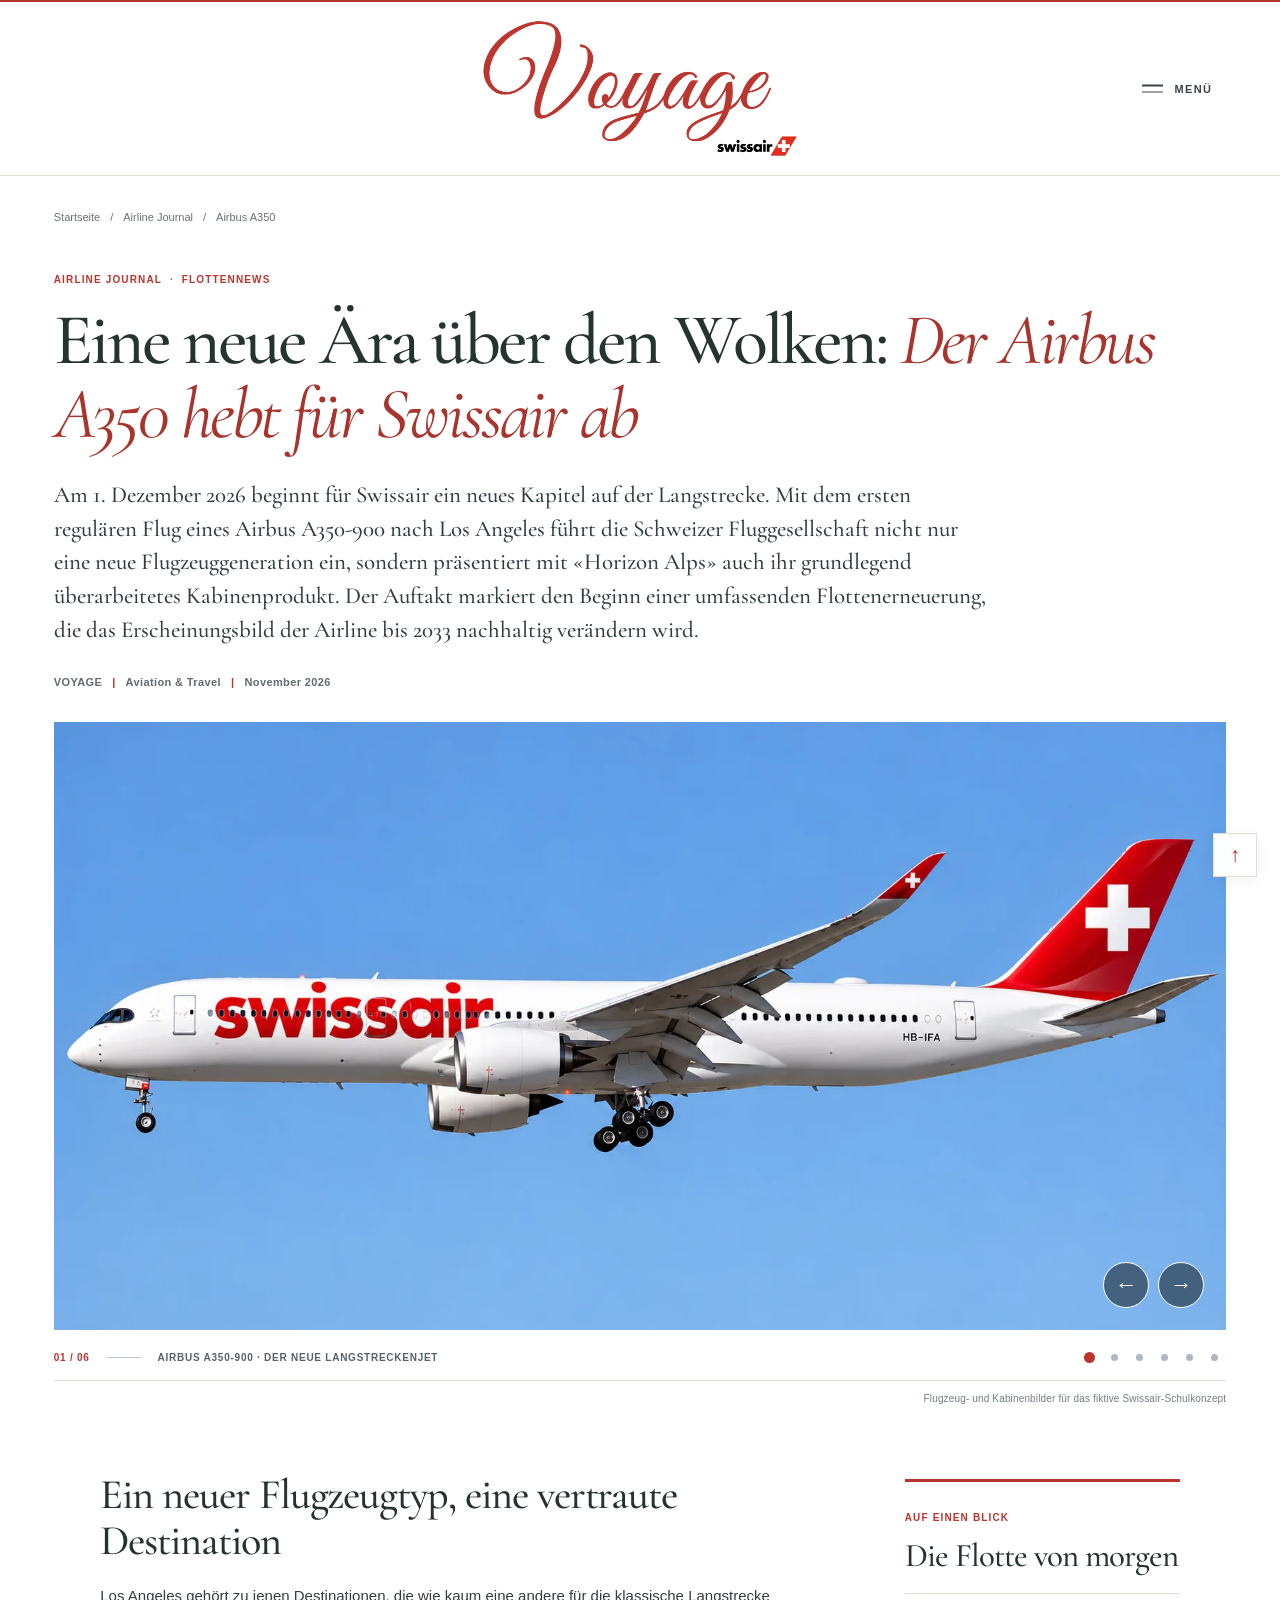
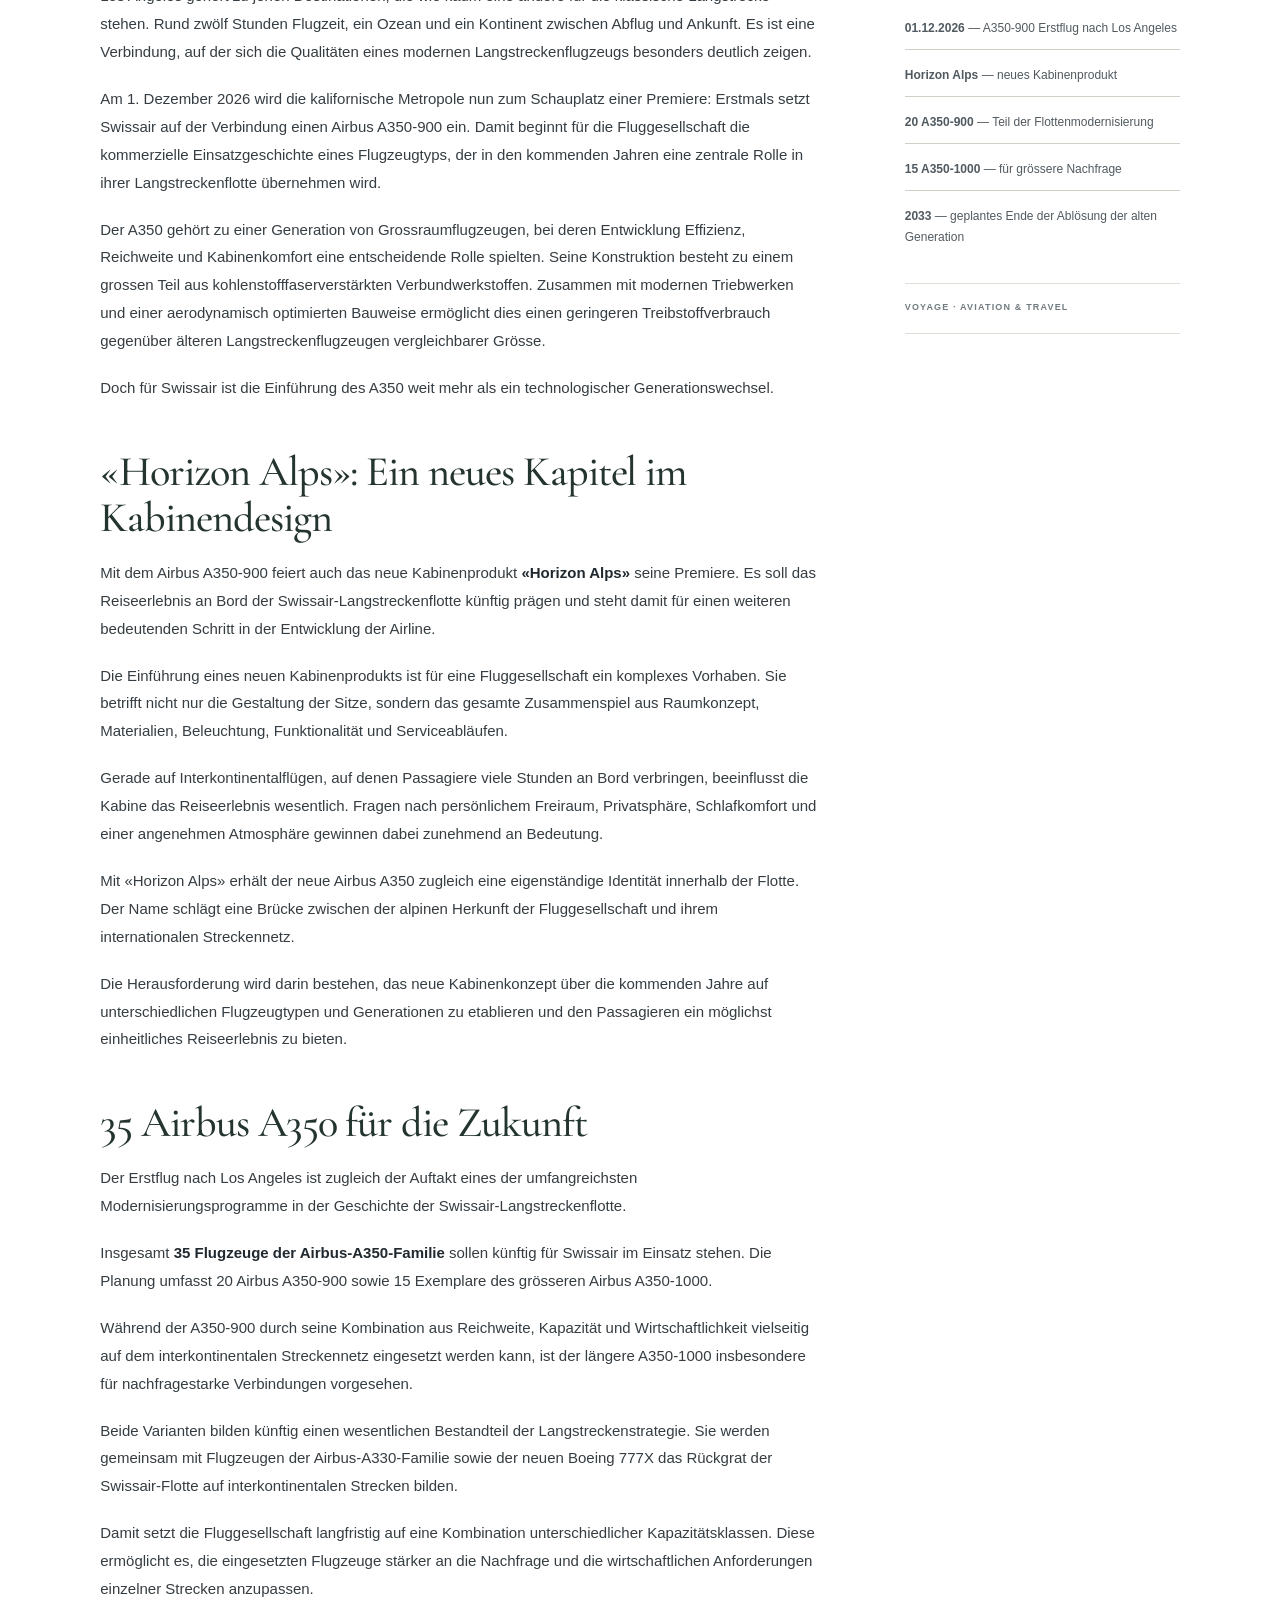
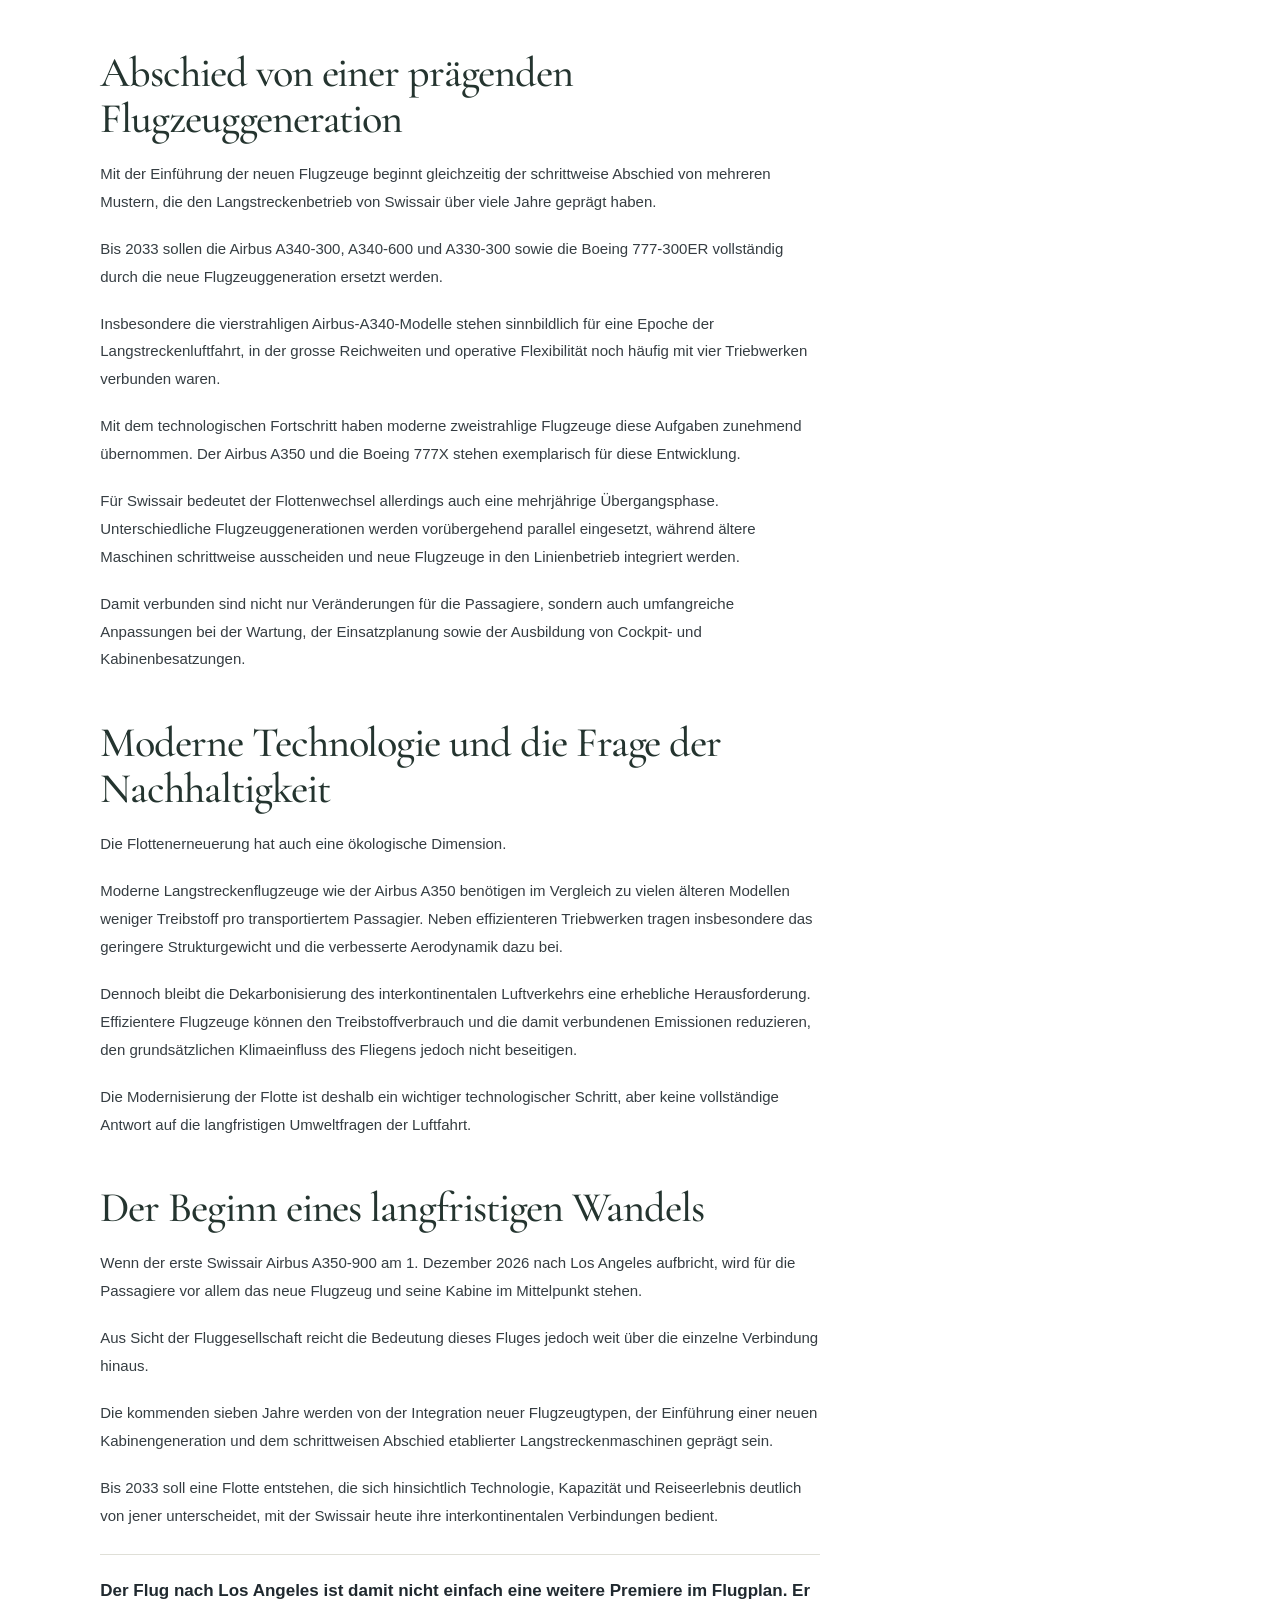
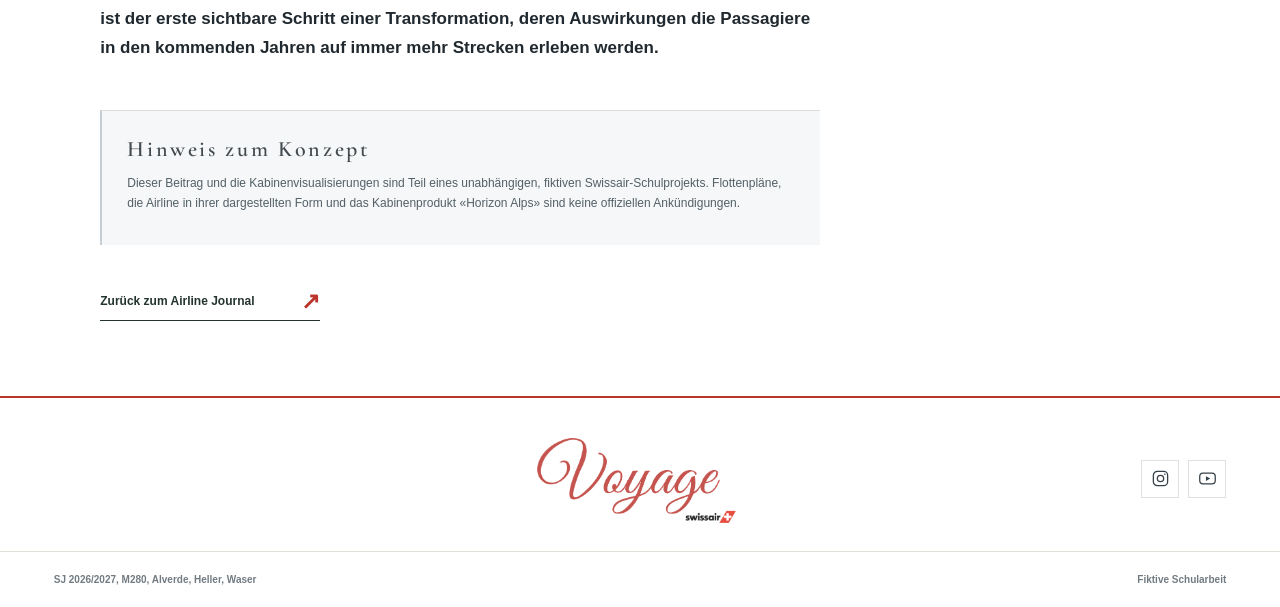
<file: stories/airbus-a350.html>
<!DOCTYPE html>

<!DOCTYPE html>

<html lang="de-CH"><head><meta charset="utf-8"/><meta content="width=device-width,initial-scale=1" name="viewport"/><meta content="#ffffff" name="theme-color"/>
<title>Eine neue Ära über den Wolken: Der Airbus A350 hebt für Swissair ab · Voyage</title><meta content="Am 1. Dezember 2026 startet der erste Airbus A350-900 der fiktiven Swissair nach Los Angeles. Horizon Alps und 35 A350 markieren den Beginn einer neuen Flottenära – Voyage Schulkonzept." name="description"/>
<link href="../assets/favicon-voyage.png" rel="icon" type="image/png"/>
<link href="https://fonts.googleapis.com" rel="preconnect"/><link crossorigin="" href="https://fonts.gstatic.com" rel="preconnect"/>
<link href="https://fonts.googleapis.com/css2?family=Cormorant+Garamond:ital,wght@0,400;0,500;0,600;1,400;1,500&amp;family=Great+Vibes&amp;display=swap" rel="stylesheet"/>
<link href="../styles.css" rel="stylesheet"/><script defer="" src="../script.js"></script><link href="../editorial-refresh.css" rel="stylesheet"/><link href="../minimal-update.css" rel="stylesheet"/><link href="../layout-finish.css" rel="stylesheet"/><link href="../voyage-2026.css" rel="stylesheet"/><link href="https://api.fontshare.com/v2/css?f%5B%5D=switzer%40400%2C500%2C600%2C700&amp;display=swap" rel="stylesheet"/><link href="../voyage-final.css" rel="stylesheet"/></head>
<body><a class="skip-link" href="#main">Direkt zum Inhalt</a>
<header class="site-header" id="top">
<div class="shell masthead">
<a aria-label="Voyage – zurück zur Startseite" class="brand" href="../index.html"><img alt="Voyage by Swissair" class="brand-mark" src="../assets/voyage-logo-final.png"/></a>
<button aria-controls="nav-links" aria-expanded="false" class="menu-toggle header-menu-toggle" id="menu-toggle" type="button"><span aria-hidden="true" class="hamburger"><i></i><i></i></span>Menü</button></div>
<nav aria-label="Hauptnavigation" class="shell main-nav">
<ul class="nav-links" id="nav-links"><li><a href="../index.html#top-thema">Top-Thema</a></li><li><a href="../index.html#inspiration">Reisen</a></li><li><a href="../index.html#behind-scenes">Airline</a></li></ul>
</nav>
</header>
<main class="article-main" id="main">
<div class="shell article-heading article-heading-a350">
<div class="article-breadcrumb"><a href="../index.html">Startseite</a><span aria-hidden="true">/</span><a href="../index.html#behind-scenes">Airline Journal</a><span aria-hidden="true">/</span><span>Airbus A350</span></div>
<span class="micro accent">AIRLINE JOURNAL <span aria-hidden="true" class="headline-dot">·</span> FLOTTENNEWS</span>
<h1>Eine neue Ära über den Wolken: <em>Der Airbus A350 hebt für Swissair ab</em></h1>
<p class="article-lead article-lead-a350"><strong>Am 1. Dezember 2026 beginnt für Swissair ein neues Kapitel auf der Langstrecke. Mit dem ersten regulären Flug eines Airbus A350-900 nach Los Angeles führt die Schweizer Fluggesellschaft nicht nur eine neue Flugzeuggeneration ein, sondern präsentiert mit «Horizon Alps» auch ihr grundlegend überarbeitetes Kabinenprodukt. Der Auftakt markiert den Beginn einer umfassenden Flottenerneuerung, die das Erscheinungsbild der Airline bis 2033 nachhaltig verändern wird.</strong></p>
<div class="article-info article-info-a350"><span>VOYAGE</span><span aria-hidden="true" class="info-separator">|</span><span>Aviation &amp; Travel</span><span aria-hidden="true" class="info-separator">|</span><span>November 2026</span></div>
</div>
<section aria-label="Bilderslider: Airbus A350, Kabinenklassen und Airbus A340-600" class="shell article-gallery" data-gallery="">
<div aria-label="Bildergalerie. Mit den Pfeiltasten können Sie zwischen sechs Bildern wechseln." class="gallery-viewport" id="airline-gallery" tabindex="0">
<figure class="gallery-slide" data-gallery-slide="" data-index="0">
<img alt="Swissair Airbus A350-900 im blauen Himmel" decoding="async" fetchpriority="high" height="940" src="../assets/voyage-a350.webp" width="1672"/>
</figure>
<figure class="gallery-slide" data-gallery-slide="" data-index="1" hidden="">
<img alt="Visualisierung der neuen First-Class-Suite mit Alpenblick" decoding="async" height="940" loading="eager" src="../assets/voyage-first.webp" width="1672"/>
</figure>
<figure class="gallery-slide" data-gallery-slide="" data-index="2" hidden="">
<img alt="Visualisierung einer Business-Class-Suite mit Alpenblick" decoding="async" height="940" loading="eager" src="../assets/voyage-business.webp" width="1672"/>
</figure>
<figure class="gallery-slide" data-gallery-slide="" data-index="3" hidden="">
<img alt="Visualisierung eines Premium-Economy-Sitzes mit Alpenblick" decoding="async" height="940" loading="eager" src="../assets/voyage-premium.webp" width="1672"/>
</figure>
<figure class="gallery-slide" data-gallery-slide="" data-index="4" hidden="">
<img alt="Visualisierung der Economy-Class-Kabine mit Alpenblick" decoding="async" height="940" loading="eager" src="../assets/voyage-economy.webp" width="1672"/>
</figure>
<figure class="gallery-slide" data-gallery-slide="" data-index="5" hidden="">
<img alt="Swissair Airbus A340-600 im Steigflug über einer Stadt" decoding="async" height="940" loading="eager" src="../assets/voyage-a340.webp" width="1672"/>
</figure>
<div class="gallery-buttons"><button aria-label="Vorheriges Bild" class="gallery-arrow gallery-prev" data-gallery-prev="" type="button">←</button><button aria-label="Nächstes Bild" class="gallery-arrow gallery-next" data-gallery-next="" type="button">→</button></div>
</div>
<div class="gallery-bottom"><div class="gallery-caption"><span aria-live="polite" class="gallery-counter" data-gallery-counter="">01 / 06</span><span class="gallery-caption-rule"></span><span data-gallery-caption="">AIRBUS A350-900 · DER NEUE LANGSTRECKENJET</span></div><div aria-label="Bild auswählen" class="gallery-dots" role="group"><button aria-current="true" aria-label="Bild 1 von 6 anzeigen" class="gallery-dot" data-gallery-dot="0" type="button"></button>
<button aria-current="false" aria-label="Bild 2 von 6 anzeigen" class="gallery-dot" data-gallery-dot="1" type="button"></button>
<button aria-current="false" aria-label="Bild 3 von 6 anzeigen" class="gallery-dot" data-gallery-dot="2" type="button"></button>
<button aria-current="false" aria-label="Bild 4 von 6 anzeigen" class="gallery-dot" data-gallery-dot="3" type="button"></button>
<button aria-current="false" aria-label="Bild 5 von 6 anzeigen" class="gallery-dot" data-gallery-dot="4" type="button"></button>
<button aria-current="false" aria-label="Bild 6 von 6 anzeigen" class="gallery-dot" data-gallery-dot="5" type="button"></button></div></div>
<p class="gallery-note">Flugzeug- und Kabinenbilder für das fiktive Swissair-Schulkonzept</p>
</section>
<div class="shell article-layout article-layout-a350">
<div class="article-body">
<section class="article-section" id="erstflug"><h2>Ein neuer Flugzeugtyp, eine vertraute Destination</h2>
<p>Los Angeles gehört zu jenen Destinationen, die wie kaum eine andere für die klassische Langstrecke stehen. Rund zwölf Stunden Flugzeit, ein Ozean und ein Kontinent zwischen Abflug und Ankunft. Es ist eine Verbindung, auf der sich die Qualitäten eines modernen Langstreckenflugzeugs besonders deutlich zeigen.</p>
<p>Am 1. Dezember 2026 wird die kalifornische Metropole nun zum Schauplatz einer Premiere: Erstmals setzt Swissair auf der Verbindung einen Airbus A350-900 ein. Damit beginnt für die Fluggesellschaft die kommerzielle Einsatzgeschichte eines Flugzeugtyps, der in den kommenden Jahren eine zentrale Rolle in ihrer Langstreckenflotte übernehmen wird.</p>
<p>Der A350 gehört zu einer Generation von Grossraumflugzeugen, bei deren Entwicklung Effizienz, Reichweite und Kabinenkomfort eine entscheidende Rolle spielten. Seine Konstruktion besteht zu einem grossen Teil aus kohlenstofffaserverstärkten Verbundwerkstoffen. Zusammen mit modernen Triebwerken und einer aerodynamisch optimierten Bauweise ermöglicht dies einen geringeren Treibstoffverbrauch gegenüber älteren Langstreckenflugzeugen vergleichbarer Grösse.</p>
<p>Doch für Swissair ist die Einführung des A350 weit mehr als ein technologischer Generationswechsel.</p>
</section>
<section class="article-section" id="kabine"><h2>«Horizon Alps»: Ein neues Kapitel im Kabinendesign</h2>
<p>Mit dem Airbus A350-900 feiert auch das neue Kabinenprodukt <strong>«Horizon Alps»</strong> seine Premiere. Es soll das Reiseerlebnis an Bord der Swissair-Langstreckenflotte künftig prägen und steht damit für einen weiteren bedeutenden Schritt in der Entwicklung der Airline.</p>
<p>Die Einführung eines neuen Kabinenprodukts ist für eine Fluggesellschaft ein komplexes Vorhaben. Sie betrifft nicht nur die Gestaltung der Sitze, sondern das gesamte Zusammenspiel aus Raumkonzept, Materialien, Beleuchtung, Funktionalität und Serviceabläufen.</p>
<p>Gerade auf Interkontinentalflügen, auf denen Passagiere viele Stunden an Bord verbringen, beeinflusst die Kabine das Reiseerlebnis wesentlich. Fragen nach persönlichem Freiraum, Privatsphäre, Schlafkomfort und einer angenehmen Atmosphäre gewinnen dabei zunehmend an Bedeutung.</p>
<p>Mit «Horizon Alps» erhält der neue Airbus A350 zugleich eine eigenständige Identität innerhalb der Flotte. Der Name schlägt eine Brücke zwischen der alpinen Herkunft der Fluggesellschaft und ihrem internationalen Streckennetz.</p>
<p>Die Herausforderung wird darin bestehen, das neue Kabinenkonzept über die kommenden Jahre auf unterschiedlichen Flugzeugtypen und Generationen zu etablieren und den Passagieren ein möglichst einheitliches Reiseerlebnis zu bieten.</p>
</section>
<section class="article-section" id="flottenplanung"><h2>35 Airbus A350 für die Zukunft</h2>
<p>Der Erstflug nach Los Angeles ist zugleich der Auftakt eines der umfangreichsten Modernisierungsprogramme in der Geschichte der Swissair-Langstreckenflotte.</p>
<p>Insgesamt <strong>35 Flugzeuge der Airbus-A350-Familie</strong> sollen künftig für Swissair im Einsatz stehen. Die Planung umfasst 20 Airbus A350-900 sowie 15 Exemplare des grösseren Airbus A350-1000.</p>
<p>Während der A350-900 durch seine Kombination aus Reichweite, Kapazität und Wirtschaftlichkeit vielseitig auf dem interkontinentalen Streckennetz eingesetzt werden kann, ist der längere A350-1000 insbesondere für nachfragestarke Verbindungen vorgesehen.</p>
<p>Beide Varianten bilden künftig einen wesentlichen Bestandteil der Langstreckenstrategie. Sie werden gemeinsam mit Flugzeugen der Airbus-A330-Familie sowie der neuen Boeing 777X das Rückgrat der Swissair-Flotte auf interkontinentalen Strecken bilden.</p>
<p>Damit setzt die Fluggesellschaft langfristig auf eine Kombination unterschiedlicher Kapazitätsklassen. Diese ermöglicht es, die eingesetzten Flugzeuge stärker an die Nachfrage und die wirtschaftlichen Anforderungen einzelner Strecken anzupassen.</p>
</section>
<section class="article-section" id="flottenwechsel"><h2>Abschied von einer prägenden Flugzeuggeneration</h2>
<p>Mit der Einführung der neuen Flugzeuge beginnt gleichzeitig der schrittweise Abschied von mehreren Mustern, die den Langstreckenbetrieb von Swissair über viele Jahre geprägt haben.</p>
<p>Bis 2033 sollen die Airbus A340-300, A340-600 und A330-300 sowie die Boeing 777-300ER vollständig durch die neue Flugzeuggeneration ersetzt werden.</p>
<p>Insbesondere die vierstrahligen Airbus-A340-Modelle stehen sinnbildlich für eine Epoche der Langstreckenluftfahrt, in der grosse Reichweiten und operative Flexibilität noch häufig mit vier Triebwerken verbunden waren.</p>
<p>Mit dem technologischen Fortschritt haben moderne zweistrahlige Flugzeuge diese Aufgaben zunehmend übernommen. Der Airbus A350 und die Boeing 777X stehen exemplarisch für diese Entwicklung.</p>
<p>Für Swissair bedeutet der Flottenwechsel allerdings auch eine mehrjährige Übergangsphase. Unterschiedliche Flugzeuggenerationen werden vorübergehend parallel eingesetzt, während ältere Maschinen schrittweise ausscheiden und neue Flugzeuge in den Linienbetrieb integriert werden.</p>
<p>Damit verbunden sind nicht nur Veränderungen für die Passagiere, sondern auch umfangreiche Anpassungen bei der Wartung, der Einsatzplanung sowie der Ausbildung von Cockpit- und Kabinenbesatzungen.</p>
</section>
<section class="article-section" id="nachhaltigkeit"><h2>Moderne Technologie und die Frage der Nachhaltigkeit</h2>
<p>Die Flottenerneuerung hat auch eine ökologische Dimension.</p>
<p>Moderne Langstreckenflugzeuge wie der Airbus A350 benötigen im Vergleich zu vielen älteren Modellen weniger Treibstoff pro transportiertem Passagier. Neben effizienteren Triebwerken tragen insbesondere das geringere Strukturgewicht und die verbesserte Aerodynamik dazu bei.</p>
<p>Dennoch bleibt die Dekarbonisierung des interkontinentalen Luftverkehrs eine erhebliche Herausforderung. Effizientere Flugzeuge können den Treibstoffverbrauch und die damit verbundenen Emissionen reduzieren, den grundsätzlichen Klimaeinfluss des Fliegens jedoch nicht beseitigen.</p>
<p>Die Modernisierung der Flotte ist deshalb ein wichtiger technologischer Schritt, aber keine vollständige Antwort auf die langfristigen Umweltfragen der Luftfahrt.</p>
</section>
<section class="article-section" id="ausblick"><h2>Der Beginn eines langfristigen Wandels</h2>
<p>Wenn der erste Swissair Airbus A350-900 am 1. Dezember 2026 nach Los Angeles aufbricht, wird für die Passagiere vor allem das neue Flugzeug und seine Kabine im Mittelpunkt stehen.</p>
<p>Aus Sicht der Fluggesellschaft reicht die Bedeutung dieses Fluges jedoch weit über die einzelne Verbindung hinaus.</p>
<p>Die kommenden sieben Jahre werden von der Integration neuer Flugzeugtypen, der Einführung einer neuen Kabinengeneration und dem schrittweisen Abschied etablierter Langstreckenmaschinen geprägt sein.</p>
<p>Bis 2033 soll eine Flotte entstehen, die sich hinsichtlich Technologie, Kapazität und Reiseerlebnis deutlich von jener unterscheidet, mit der Swissair heute ihre interkontinentalen Verbindungen bedient.</p>
<p class="article-conclusion"><strong>Der Flug nach Los Angeles ist damit nicht einfach eine weitere Premiere im Flugplan. Er ist der erste sichtbare Schritt einer Transformation, deren Auswirkungen die Passagiere in den kommenden Jahren auf immer mehr Strecken erleben werden.</strong></p>
</section>
<div class="article-sources"><h3>Hinweis zum Konzept</h3><p>Dieser Beitrag und die Kabinenvisualisierungen sind Teil eines unabhängigen, fiktiven Swissair-Schulprojekts. Flottenpläne, die Airline in ihrer dargestellten Form und das Kabinenprodukt «Horizon Alps» sind keine offiziellen Ankündigungen.</p></div>
<div class="article-cta"><a class="text-action" href="../index.html#behind-scenes">Zurück zum Airline Journal <span aria-hidden="true">↗</span></a></div>
</div>
<aside class="article-aside"><div class="aside-panel"><span class="micro accent">AUF EINEN BLICK</span><h2>Die Flotte von morgen</h2><ul><li><strong>01.12.2026</strong> — A350-900 Erstflug nach Los Angeles</li><li><strong>Horizon Alps</strong> — neues Kabinenprodukt</li><li><strong>20 A350-900</strong> — Teil der Flottenmodernisierung</li><li><strong>15 A350-1000</strong> — für grössere Nachfrage</li><li><strong>2033</strong> — geplantes Ende der Ablösung der alten Generation</li></ul><span class="aside-foot">VOYAGE · AVIATION &amp; TRAVEL</span></div></aside>
</div>
</main><footer class="site-footer" id="about"><div class="shell footer-grid footer-grid-minimal"><a aria-label="Voyage – Startseite" class="footer-brand" href="../index.html"><img alt="Voyage by Swissair" class="brand-mark" src="../assets/voyage-logo-final.png"/></a><div aria-label="Social-Media-Kanäle (Konzept)" class="footer-socials"><span aria-label="Instagram – Profil in Vorbereitung" class="social-icon" role="img" title="Instagram · noch kein Profil hinterlegt"><svg aria-hidden="true" fill="none" stroke="currentColor" stroke-linecap="round" stroke-linejoin="round" stroke-width="1.65" viewbox="0 0 24 24"><rect height="18" rx="5" width="18" x="3" y="3"></rect><circle cx="12" cy="12" r="4"></circle><circle cx="17.45" cy="6.65" fill="currentColor" r="1" stroke="none"></circle></svg></span><span aria-label="YouTube – Profil in Vorbereitung" class="social-icon" role="img" title="YouTube · noch kein Profil hinterlegt"><svg aria-hidden="true" fill="none" stroke="currentColor" stroke-linecap="round" stroke-linejoin="round" stroke-width="1.6" viewbox="0 0 24 24"><rect height="13.5" rx="4.2" width="19.6" x="2.2" y="5.25"></rect><path d="M10 9l5.5 3-5.5 3z" fill="currentColor" stroke="none"></path></svg></span></div></div><div class="shell footer-bottom footer-bottom-minimal"><span>SJ 2026/2027, M280, Alverde, Heller, Waser</span><span>Fiktive Schularbeit</span></div></footer><a aria-label="Zurück nach oben" class="back-to-top" href="#top">↑</a></body></html>
</file>
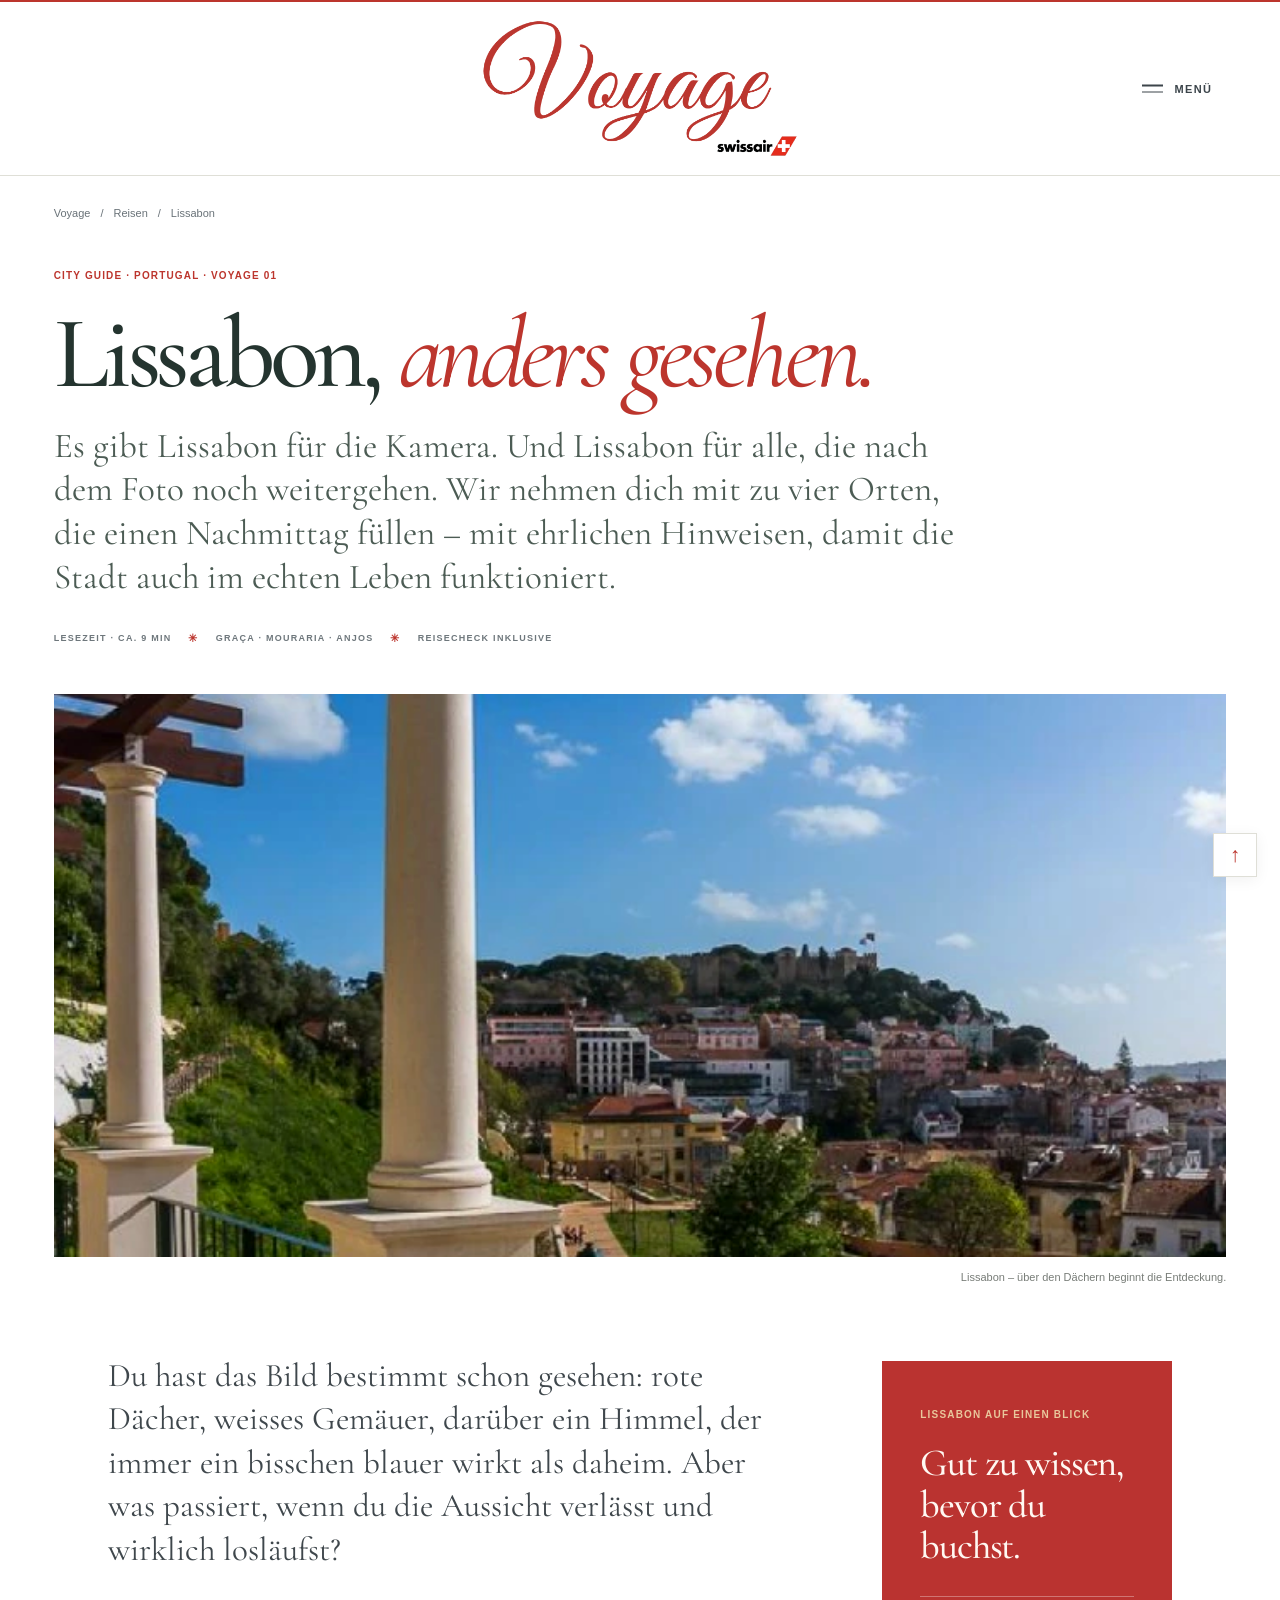
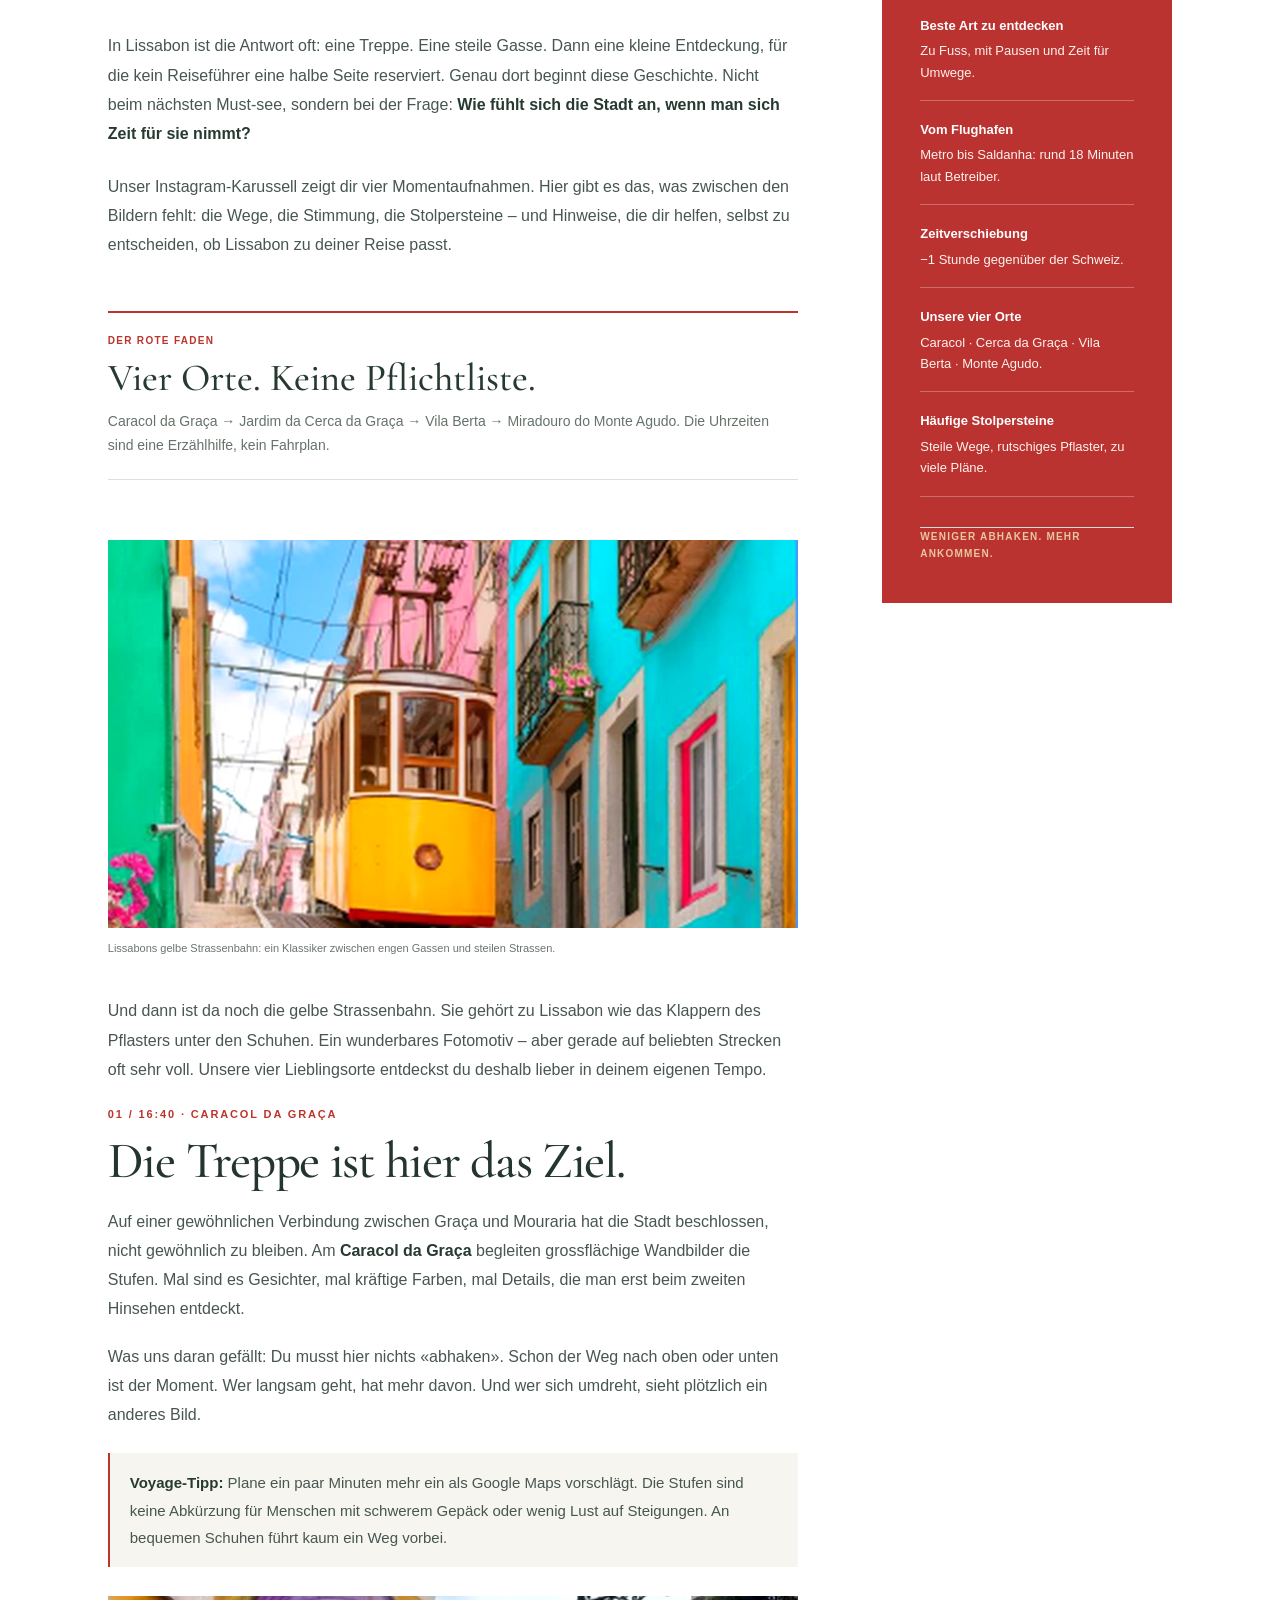
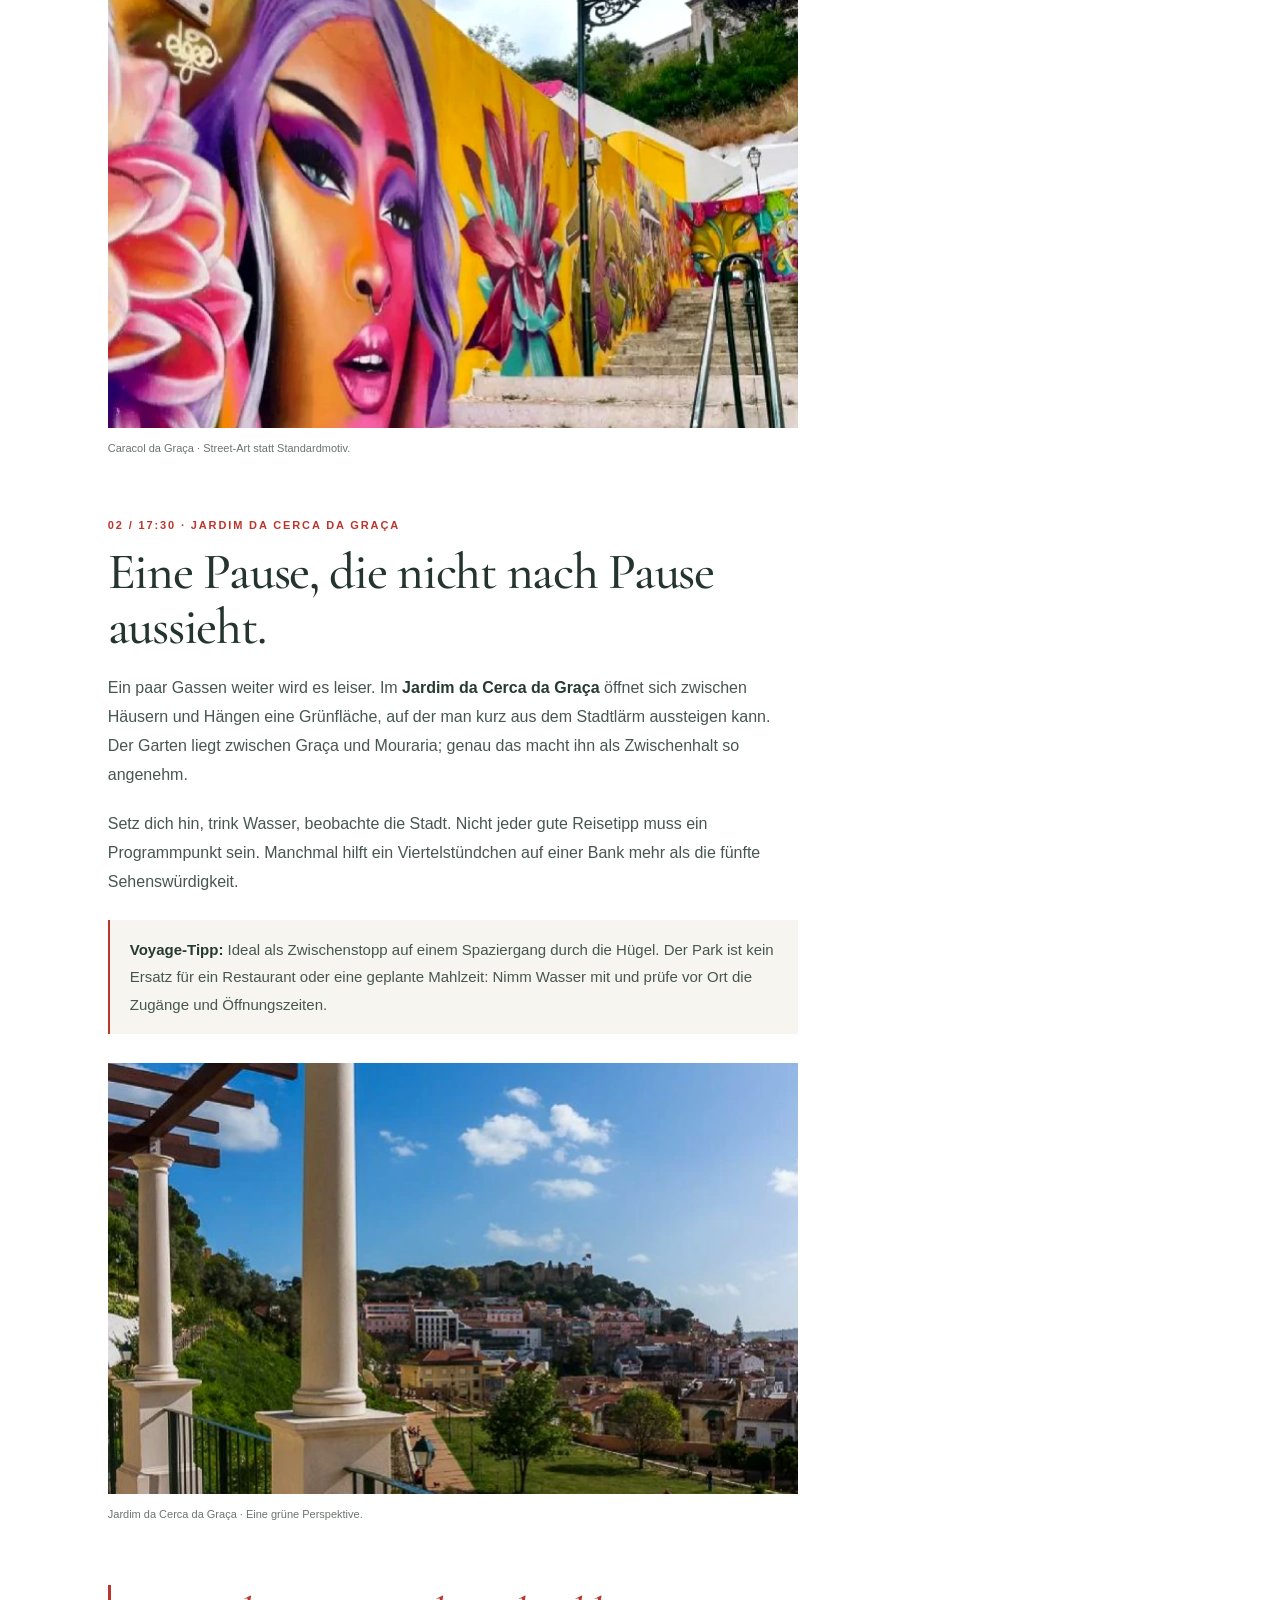
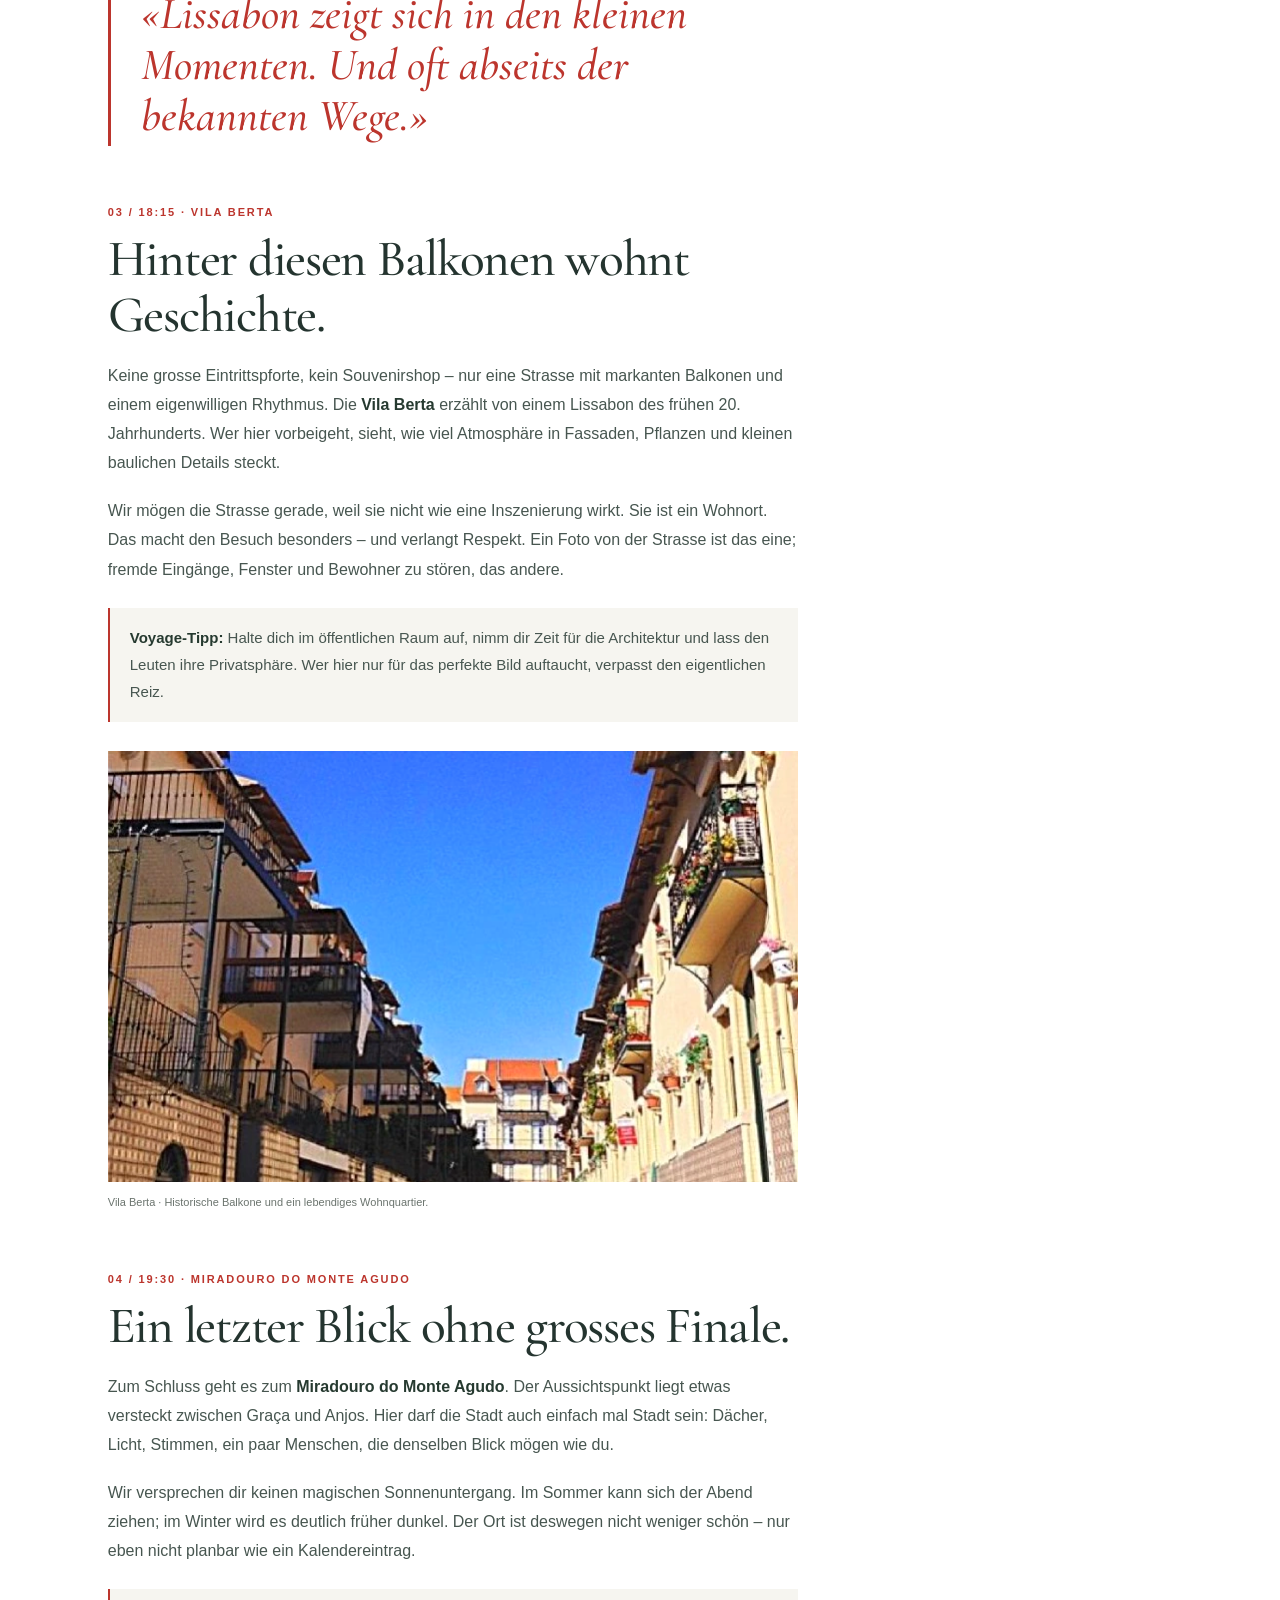
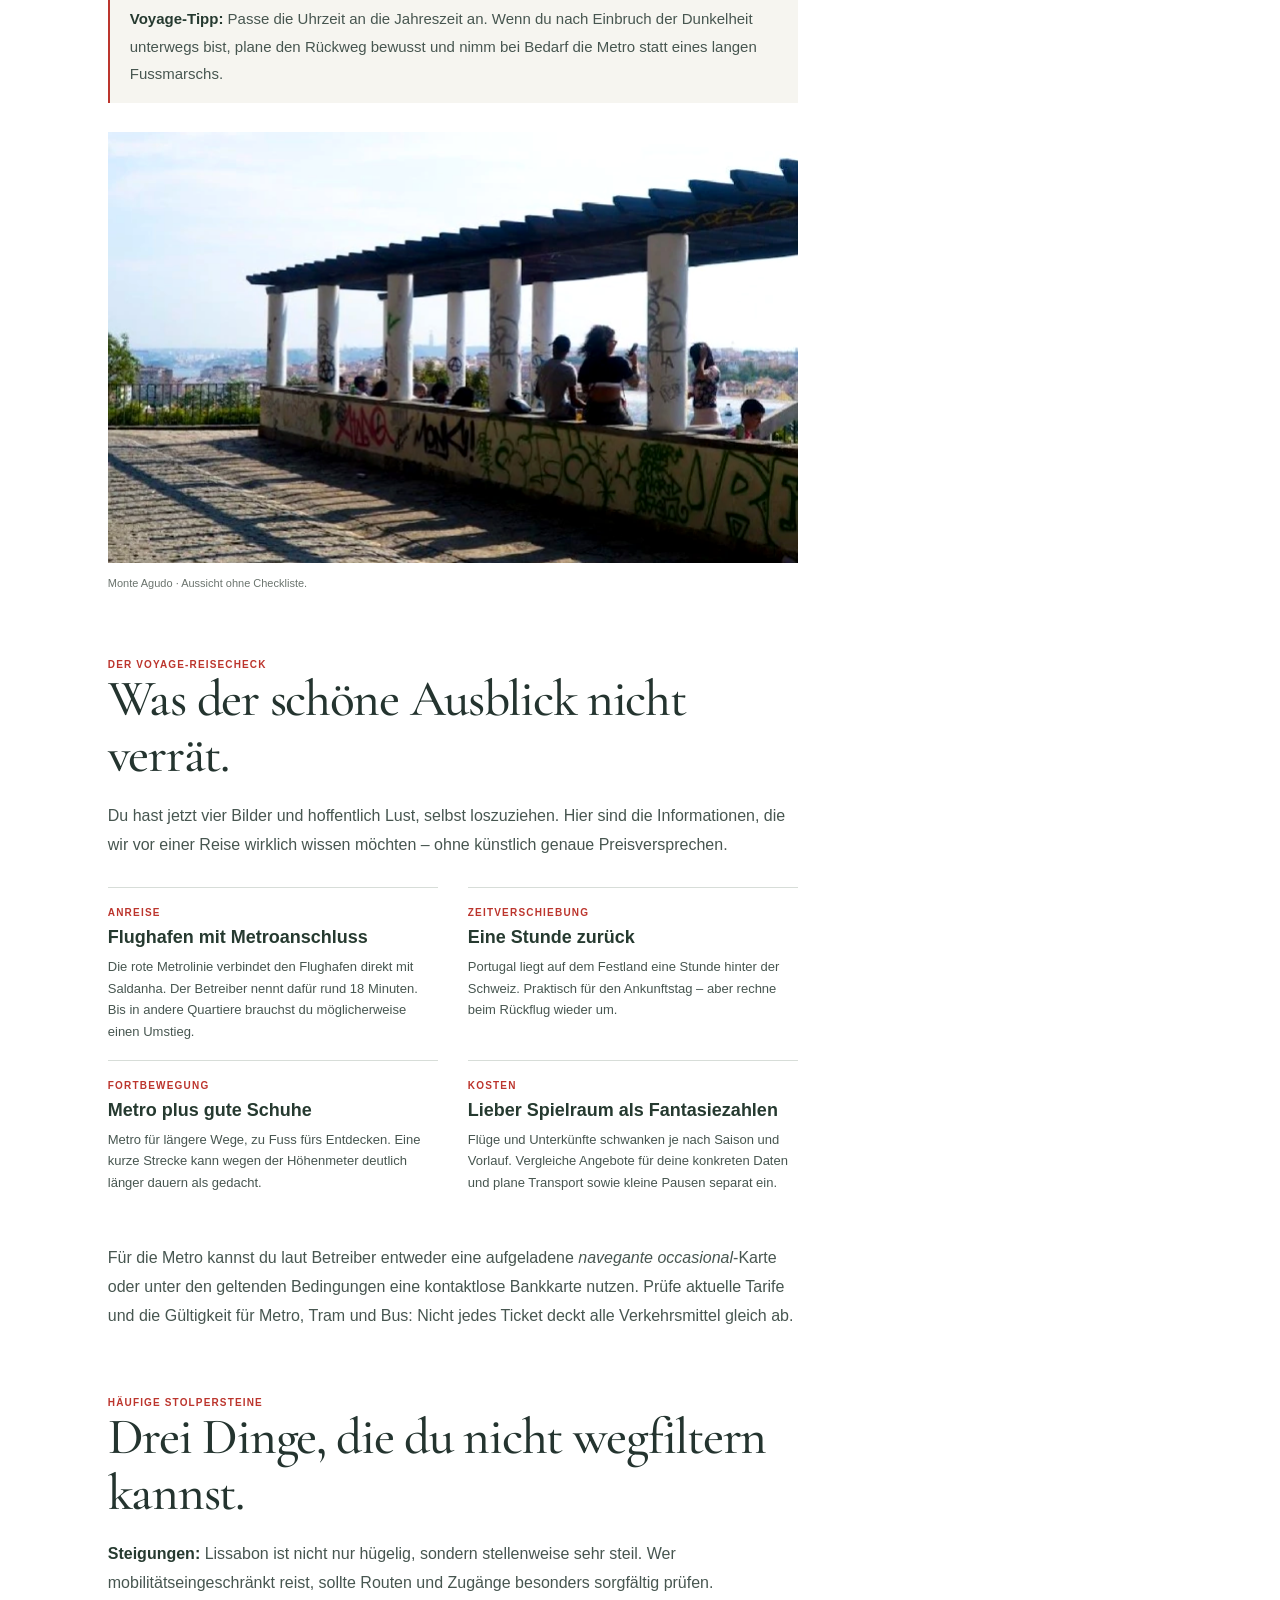
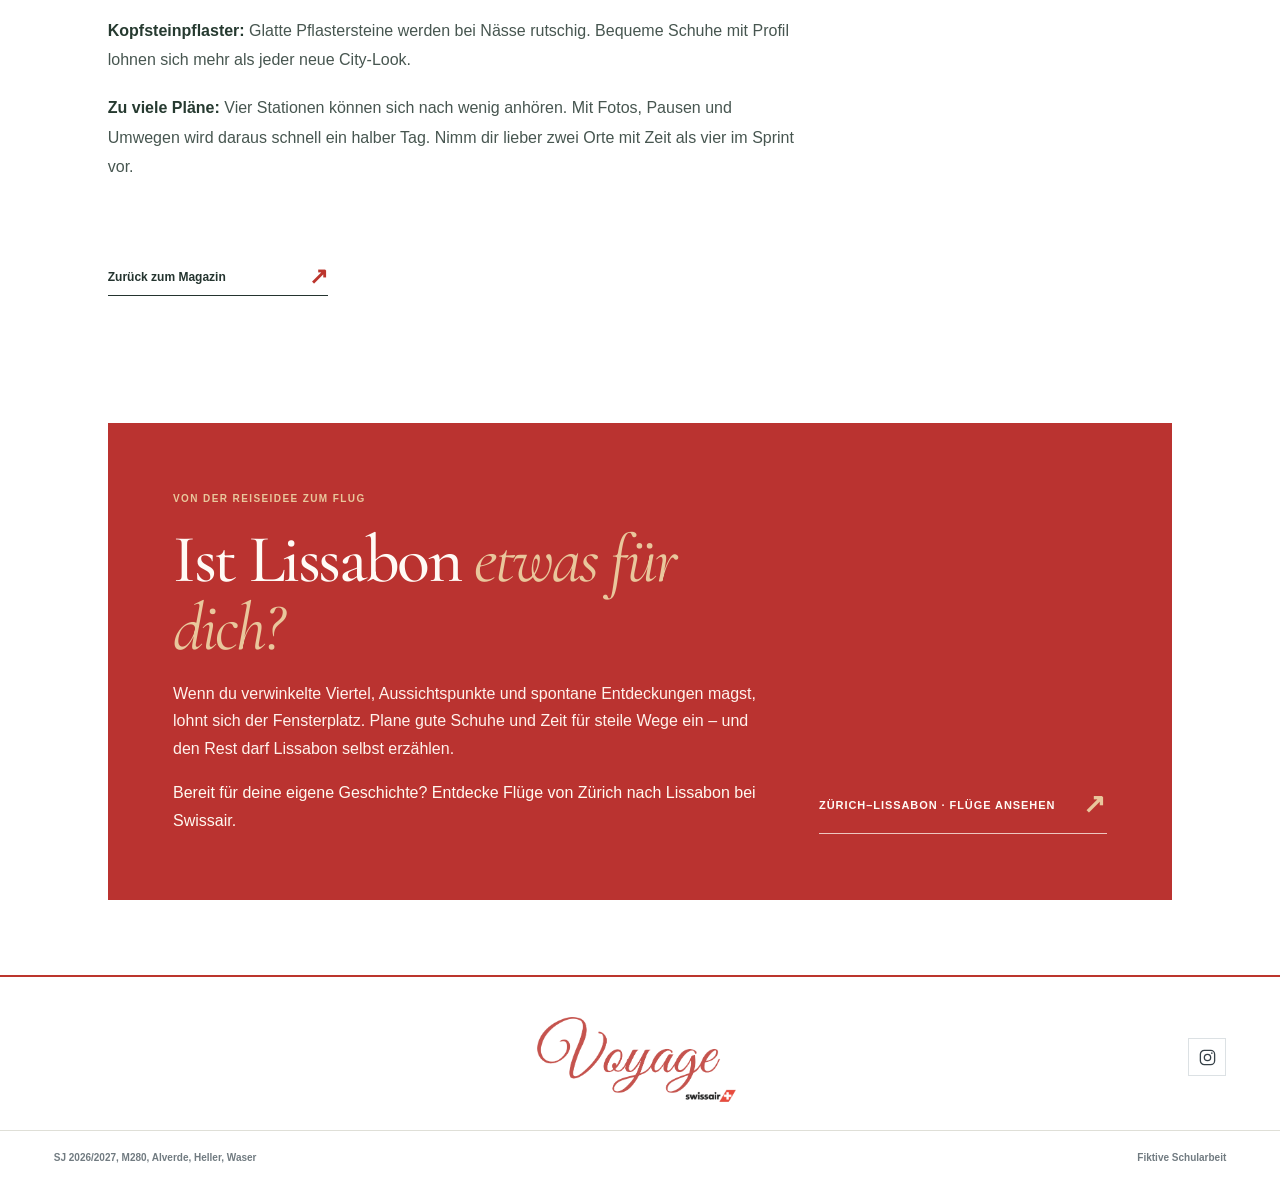
<file: stories/lissabon.html>
<!DOCTYPE html>

<html lang="de-CH"><head><meta charset="utf-8"/><meta content="width=device-width,initial-scale=1" name="viewport"/>
<meta content="#f7f5f0" name="theme-color"/><title>Lissabon, anders gesehen. | Voyage</title>
<meta content="Lissabon mit Voyage: vier Orte abseits der grossen Highlights, echte Fotografien, ehrliche Anreise- und Mobilitätstipps sowie ein ausführlicher Reisecheck." name="description"/>
<link href="../assets/favicon-voyage.png" rel="icon" type="image/png"/>
<link href="https://fonts.googleapis.com" rel="preconnect"/><link crossorigin="" href="https://fonts.gstatic.com" rel="preconnect"/>
<link href="https://fonts.googleapis.com/css2?family=Cormorant+Garamond:ital,wght@0,400;0,500;0,600;1,400;1,500&amp;family=Great+Vibes&amp;display=swap" rel="stylesheet"/>
<link href="../styles.css" rel="stylesheet"/><link href="../editorial-refresh.css" rel="stylesheet"/><link href="../minimal-update.css" rel="stylesheet"/><link href="../layout-finish.css" rel="stylesheet"/><link href="../voyage-2026.css" rel="stylesheet"/><script defer="" src="../script.js"></script>
<link href="https://api.fontshare.com/v2/css?f%5B%5D=switzer%40400%2C500%2C600%2C700&amp;display=swap" rel="stylesheet"/><link href="../voyage-final.css" rel="stylesheet"/><link href="../voyage-v4.css" rel="stylesheet"/><link href="../voyage-v5.css" rel="stylesheet"/><link href="../voyage-v6.css" rel="stylesheet"/></head><body><a class="skip-link" href="#main">Direkt zum Inhalt</a>
<header class="site-header" id="top"><div class="shell masthead"><a aria-label="Voyage – zur Startseite" class="brand" href="../index.html"><img alt="Voyage by Swissair" class="brand-mark" src="../assets/voyage-logo-final.png"/></a><button aria-controls="nav-links" aria-expanded="false" class="menu-toggle header-menu-toggle" id="menu-toggle" type="button"><span aria-hidden="true" class="hamburger"><i></i><i></i></span>Menü</button></div><nav aria-label="Hauptnavigation" class="shell main-nav"><ul class="nav-links" id="nav-links"><li><a href="../index.html#top-thema">Top-Thema</a></li><li><a href="../index.html#inspiration">Reisen</a></li><li><a href="../index.html#behind-scenes">Airline</a></li></ul></nav></header>
<main class="article-main article-lisboa" id="main">
<header class="shell article-heading lisboa-heading"><div class="article-breadcrumb"><a href="../index.html">Voyage</a><span aria-hidden="true">/</span><span>Reisen</span><span aria-hidden="true">/</span><span>Lissabon</span></div>
<span class="micro accent">CITY GUIDE · PORTUGAL · VOYAGE 01</span>
<h1>Lissabon, <em>anders gesehen.</em></h1>
<p class="article-lead">Es gibt Lissabon für die Kamera. Und Lissabon für alle, die nach dem Foto noch weitergehen. Wir nehmen dich mit zu vier Orten, die einen Nachmittag füllen – mit ehrlichen Hinweisen, damit die Stadt auch im echten Leben funktioniert.</p>
<div class="article-info"><span>LESEZEIT · CA. 9 MIN</span><span class="info-separator">✳</span><span>GRAÇA · MOURARIA · ANJOS</span><span class="info-separator">✳</span><span>REISECHECK INKLUSIVE</span></div>
</header>
<figure class="shell lisboa-cover"><img alt="Echte Fotografie: farbige Lissabonner Dächer und Hügel in warmem Licht" data-fallback="../assets/lisboa-jardim.webp" fetchpriority="high" src="https://commons.wikimedia.org/wiki/Special:FilePath/Colorful%20Rooftops%20and%20Hills%20of%20Lisbon%20Seen%20from%20the%20MAAT%20%2854704051219%29.jpg?width=2400"/><figcaption>Lissabon – über den Dächern beginnt die Entdeckung.</figcaption></figure>
<div class="shell article-layout lisboa-layout"><article class="article-body">
<p class="drop-intro">Du hast das Bild bestimmt schon gesehen: rote Dächer, weisses Gemäuer, darüber ein Himmel, der immer ein bisschen blauer wirkt als daheim. Aber was passiert, wenn du die Aussicht verlässt und wirklich losläufst?</p>
<p>In Lissabon ist die Antwort oft: eine Treppe. Eine steile Gasse. Dann eine kleine Entdeckung, für die kein Reiseführer eine halbe Seite reserviert. Genau dort beginnt diese Geschichte. Nicht beim nächsten Must-see, sondern bei der Frage: <strong>Wie fühlt sich die Stadt an, wenn man sich Zeit für sie nimmt?</strong></p>
<p>Unser Instagram-Karussell zeigt dir vier Momentaufnahmen. Hier gibt es das, was zwischen den Bildern fehlt: die Wege, die Stimmung, die Stolpersteine – und Hinweise, die dir helfen, selbst zu entscheiden, ob Lissabon zu deiner Reise passt.</p>
<div class="article-pullfact"><span>DER ROTE FADEN</span><strong>Vier Orte. Keine Pflichtliste.</strong><p>Caracol da Graça → Jardim da Cerca da Graça → Vila Berta → Miradouro do Monte Agudo. Die Uhrzeiten sind eine Erzählhilfe, kein Fahrplan.</p></div>
<figure class="article-inset lisboa-tram-feature"><img alt="Historische gelbe Strassenbahn zwischen den Häusern der Altstadt von Lissabon" data-fallback="../assets/lisboa-tram-offline.webp" decoding="async" loading="lazy" src="https://commons.wikimedia.org/wiki/Special:FilePath/Lisboa%20Alfama%20%2853816061319%29.jpg?width=2100"/><figcaption>Lissabons gelbe Strassenbahn: ein Klassiker zwischen engen Gassen und steilen Strassen.</figcaption></figure><p class="tram-text">Und dann ist da noch die gelbe Strassenbahn. Sie gehört zu Lissabon wie das Klappern des Pflasters unter den Schuhen. Ein wunderbares Fotomotiv – aber gerade auf beliebten Strecken oft sehr voll. Unsere vier Lieblingsorte entdeckst du deshalb lieber in deinem eigenen Tempo.</p><section class="article-section" id="caracol"><span class="stop-number">01 / 16:40 · CARACOL DA GRAÇA</span><h2>Die Treppe ist hier das Ziel.</h2>
<p>Auf einer gewöhnlichen Verbindung zwischen Graça und Mouraria hat die Stadt beschlossen, nicht gewöhnlich zu bleiben. Am <strong>Caracol da Graça</strong> begleiten grossflächige Wandbilder die Stufen. Mal sind es Gesichter, mal kräftige Farben, mal Details, die man erst beim zweiten Hinsehen entdeckt.</p>
<p>Was uns daran gefällt: Du musst hier nichts «abhaken». Schon der Weg nach oben oder unten ist der Moment. Wer langsam geht, hat mehr davon. Und wer sich umdreht, sieht plötzlich ein anderes Bild.</p>
<p class="article-tip"><strong>Voyage-Tipp:</strong> Plane ein paar Minuten mehr ein als Google Maps vorschlägt. Die Stufen sind keine Abkürzung für Menschen mit schwerem Gepäck oder wenig Lust auf Steigungen. An bequemen Schuhen führt kaum ein Weg vorbei.</p>
<figure class="article-inset"><img alt="Echte Fotografie aus dem Projekt: farbenfrohe Street-Art am Caracol da Graça" decoding="async" loading="lazy" src="../assets/lisboa-caracol.webp"/><figcaption>Caracol da Graça · Street-Art statt Standardmotiv.</figcaption></figure>
</section>
<section class="article-section" id="jardim"><span class="stop-number">02 / 17:30 · JARDIM DA CERCA DA GRAÇA</span><h2>Eine Pause, die nicht nach Pause aussieht.</h2>
<p>Ein paar Gassen weiter wird es leiser. Im <strong>Jardim da Cerca da Graça</strong> öffnet sich zwischen Häusern und Hängen eine Grünfläche, auf der man kurz aus dem Stadtlärm aussteigen kann. Der Garten liegt zwischen Graça und Mouraria; genau das macht ihn als Zwischenhalt so angenehm.</p>
<p>Setz dich hin, trink Wasser, beobachte die Stadt. Nicht jeder gute Reisetipp muss ein Programmpunkt sein. Manchmal hilft ein Viertelstündchen auf einer Bank mehr als die fünfte Sehenswürdigkeit.</p>
<p class="article-tip"><strong>Voyage-Tipp:</strong> Ideal als Zwischenstopp auf einem Spaziergang durch die Hügel. Der Park ist kein Ersatz für ein Restaurant oder eine geplante Mahlzeit: Nimm Wasser mit und prüfe vor Ort die Zugänge und Öffnungszeiten.</p>
<figure class="article-inset"><img alt="Blick vom Jardim da Cerca da Graça über die Dächer Lissabons" data-fallback="../assets/lisboa-jardim.webp" decoding="async" loading="lazy" src="https://commons.wikimedia.org/wiki/Special:FilePath/Lisbon%20from%20top%20of%20Jardim%20da%20Cerca%20da%20Gra%C3%A7a%20%2844897323964%29.jpg?width=2000"/><figcaption>Jardim da Cerca da Graça · Eine grüne Perspektive.</figcaption></figure>
</section>
<blockquote>«Lissabon zeigt sich in den kleinen Momenten. Und oft abseits der bekannten Wege.»</blockquote>
<section class="article-section" id="vila"><span class="stop-number">03 / 18:15 · VILA BERTA</span><h2>Hinter diesen Balkonen wohnt Geschichte.</h2>
<p>Keine grosse Eintrittspforte, kein Souvenirshop – nur eine Strasse mit markanten Balkonen und einem eigenwilligen Rhythmus. Die <strong>Vila Berta</strong> erzählt von einem Lissabon des frühen 20. Jahrhunderts. Wer hier vorbeigeht, sieht, wie viel Atmosphäre in Fassaden, Pflanzen und kleinen baulichen Details steckt.</p>
<p>Wir mögen die Strasse gerade, weil sie nicht wie eine Inszenierung wirkt. Sie ist ein Wohnort. Das macht den Besuch besonders – und verlangt Respekt. Ein Foto von der Strasse ist das eine; fremde Eingänge, Fenster und Bewohner zu stören, das andere.</p>
<p class="article-tip"><strong>Voyage-Tipp:</strong> Halte dich im öffentlichen Raum auf, nimm dir Zeit für die Architektur und lass den Leuten ihre Privatsphäre. Wer hier nur für das perfekte Bild auftaucht, verpasst den eigentlichen Reiz.</p>
<figure class="article-inset"><img alt="Vila Berta in Graça: bewohnte Strasse mit historischen Balkonen und Pflanzen" data-fallback="../assets/lisboa-vila-berta.webp" decoding="async" loading="lazy" src="https://commons.wikimedia.org/wiki/Special:FilePath/Night%20bike%20ride%20%2848783168311%29.jpg?width=2200"/><figcaption>Vila Berta · Historische Balkone und ein lebendiges Wohnquartier.</figcaption></figure>
</section>
<section class="article-section" id="agudo"><span class="stop-number">04 / 19:30 · MIRADOURO DO MONTE AGUDO</span><h2>Ein letzter Blick ohne grosses Finale.</h2>
<p>Zum Schluss geht es zum <strong>Miradouro do Monte Agudo</strong>. Der Aussichtspunkt liegt etwas versteckt zwischen Graça und Anjos. Hier darf die Stadt auch einfach mal Stadt sein: Dächer, Licht, Stimmen, ein paar Menschen, die denselben Blick mögen wie du.</p>
<p>Wir versprechen dir keinen magischen Sonnenuntergang. Im Sommer kann sich der Abend ziehen; im Winter wird es deutlich früher dunkel. Der Ort ist deswegen nicht weniger schön – nur eben nicht planbar wie ein Kalendereintrag.</p>
<p class="article-tip"><strong>Voyage-Tipp:</strong> Passe die Uhrzeit an die Jahreszeit an. Wenn du nach Einbruch der Dunkelheit unterwegs bist, plane den Rückweg bewusst und nimm bei Bedarf die Metro statt eines langen Fussmarschs.</p>
<figure class="article-inset"><img alt="Echte Fotografie vom Miradouro do Monte Agudo über Lissabons Häuser" data-fallback="../assets/lisboa-monte-agudo.webp" decoding="async" loading="lazy" src="https://commons.wikimedia.org/wiki/Special:FilePath/2025-07-27%20View%20from%20Viewpoint%20of%20Monte%20Agudo%2C%20Lisbon%201.jpg?width=2000"/><figcaption>Monte Agudo · Aussicht ohne Checkliste.</figcaption></figure>
</section>
<section class="article-section" id="reisecheck"><span class="micro accent">DER VOYAGE-REISECHECK</span><h2>Was der schöne Ausblick nicht verrät.</h2>
<p>Du hast jetzt vier Bilder und hoffentlich Lust, selbst loszuziehen. Hier sind die Informationen, die wir vor einer Reise wirklich wissen möchten – ohne künstlich genaue Preisversprechen.</p>
<div class="article-checkgrid"><div><span>ANREISE</span><strong>Flughafen mit Metroanschluss</strong><p>Die rote Metrolinie verbindet den Flughafen direkt mit Saldanha. Der Betreiber nennt dafür rund 18 Minuten. Bis in andere Quartiere brauchst du möglicherweise einen Umstieg.</p></div><div><span>ZEITVERSCHIEBUNG</span><strong>Eine Stunde zurück</strong><p>Portugal liegt auf dem Festland eine Stunde hinter der Schweiz. Praktisch für den Ankunftstag – aber rechne beim Rückflug wieder um.</p></div><div><span>FORTBEWEGUNG</span><strong>Metro plus gute Schuhe</strong><p>Metro für längere Wege, zu Fuss fürs Entdecken. Eine kurze Strecke kann wegen der Höhenmeter deutlich länger dauern als gedacht.</p></div><div><span>KOSTEN</span><strong>Lieber Spielraum als Fantasiezahlen</strong><p>Flüge und Unterkünfte schwanken je nach Saison und Vorlauf. Vergleiche Angebote für deine konkreten Daten und plane Transport sowie kleine Pausen separat ein.</p></div></div>
<p>Für die Metro kannst du laut Betreiber entweder eine aufgeladene <em>navegante occasional</em>-Karte oder unter den geltenden Bedingungen eine kontaktlose Bankkarte nutzen. Prüfe aktuelle Tarife und die Gültigkeit für Metro, Tram und Bus: Nicht jedes Ticket deckt alle Verkehrsmittel gleich ab.</p>
</section>
<section class="article-section" id="ehrlich"><span class="micro accent">HÄUFIGE STOLPERSTEINE</span><h2>Drei Dinge, die du nicht wegfiltern kannst.</h2>
<p><strong>Steigungen:</strong> Lissabon ist nicht nur hügelig, sondern stellenweise sehr steil. Wer mobilitätseingeschränkt reist, sollte Routen und Zugänge besonders sorgfältig prüfen.</p>
<p><strong>Kopfsteinpflaster:</strong> Glatte Pflastersteine werden bei Nässe rutschig. Bequeme Schuhe mit Profil lohnen sich mehr als jeder neue City-Look.</p>
<p><strong>Zu viele Pläne:</strong> Vier Stationen können sich nach wenig anhören. Mit Fotos, Pausen und Umwegen wird daraus schnell ein halber Tag. Nimm dir lieber zwei Orte mit Zeit als vier im Sprint vor.</p>
</section>

<div class="article-cta"><a class="text-action" href="../index.html">Zurück zum Magazin <span aria-hidden="true">↗</span></a></div>
</article><aside class="article-aside"><div class="aside-panel"><span class="micro accent">LISSABON AUF EINEN BLICK</span><h2>Gut zu wissen,<br/>bevor du buchst.</h2><ul>
<li><strong>Beste Art zu entdecken</strong><br/>Zu Fuss, mit Pausen und Zeit für Umwege.</li>
<li><strong>Vom Flughafen</strong><br/>Metro bis Saldanha: rund 18 Minuten laut Betreiber.</li>
<li><strong>Zeitverschiebung</strong><br/>−1 Stunde gegenüber der Schweiz.</li>
<li><strong>Unsere vier Orte</strong><br/>Caracol · Cerca da Graça · Vila Berta · Monte Agudo.</li>
<li><strong>Häufige Stolpersteine</strong><br/>Steile Wege, rutschiges Pflaster, zu viele Pläne.</li>
</ul><span class="aside-foot">WENIGER ABHAKEN. MEHR ANKOMMEN.</span></div></aside>
<section aria-labelledby="booking-title" class="booking-card">
<div class="booking-card-copy">
<span class="micro">VON DER REISEIDEE ZUM FLUG</span>
<h2 id="booking-title">Ist Lissabon <em>etwas für dich?</em></h2>
<p>Wenn du verwinkelte Viertel, Aussichtspunkte und spontane Entdeckungen magst, lohnt sich der Fensterplatz. Plane gute Schuhe und Zeit für steile Wege ein – und den Rest darf Lissabon selbst erzählen.</p><p class="booking-second">Bereit für deine eigene Geschichte? Entdecke Flüge von Zürich nach Lissabon bei Swissair.</p>
</div>
<a aria-label="Flugangebote Zürich–Lissabon ansehen – externe Buchungsseite öffnet in einem neuen Fenster" class="booking-card-link" href="https://www.swiss.com/lhg/ch/de/o-d/cy-cy/zuerich-lissabon" rel="noopener noreferrer" target="_blank"><span>ZÜRICH–LISSABON · FLÜGE ANSEHEN</span><span aria-hidden="true">↗</span></a>
</section></div>
</main>
<footer class="site-footer"><div class="shell footer-grid footer-grid-minimal"><a aria-label="Voyage – Startseite" class="footer-brand" href="../index.html"><img alt="Voyage by Swissair" class="brand-mark" src="../assets/voyage-logo-final.png"/></a><div aria-label="Social Media" class="footer-socials"><span aria-label="Instagram" class="social-icon" role="img"><svg fill="none" stroke="currentColor" stroke-width="1.65" viewbox="0 0 24 24"><rect height="18" rx="5" width="18" x="3" y="3"></rect><circle cx="12" cy="12" r="4"></circle><circle cx="17.5" cy="6.5" fill="currentColor" r="1" stroke="none"></circle></svg></span></div></div><div class="shell footer-bottom footer-bottom-minimal"><span>SJ 2026/2027, M280, Alverde, Heller, Waser</span><span>Fiktive Schularbeit</span></div></footer><a aria-label="Zurück nach oben" class="back-to-top" href="#top">↑</a>
</body></html>
</file>
<file: styles.css>
/* VOYAGE — premium editorial concept inspired by the heritage of Swissair.
   All horizontal layout edges use one shared .shell container. */
:root {
  --paper: #f5f2eb;
  --white: #fcfaf6;
  --ink: #222b31;
  --subtle: #636a69;
  --line: #d8d5cc;
  --red: #b32734;
  --red-deep: #8f2630;
  --navy: #1b2b38;
  --navy-light: #263743;
  --serif: 'Cormorant Garamond', 'EB Garamond', Georgia, serif;
  --sans: 'DM Sans', 'Inter', Arial, sans-serif;
  --script: 'Great Vibes', 'URW Chancery L', 'Brush Script MT', cursive;
  --gutter: clamp(23px, 5.2vw, 75px);
  --max: 1450px;
}
* { box-sizing: border-box; }
html { scroll-behavior: smooth; }
body { background: var(--paper); color: var(--ink); margin: 0; font-family: var(--sans); -webkit-font-smoothing: antialiased; }
img { width: 100%; max-width: 100%; display: block; }
a { color: inherit; text-decoration: none; }
button { font: inherit; cursor: pointer; }
::selection { color: #fff; background: var(--red); }
:focus-visible { outline: 3px solid var(--red); outline-offset: 4px; }
.shell { width: 100%; max-width: var(--max); margin: 0 auto; padding-inline: var(--gutter); }
.skip-link { position: fixed; top: -80px; left: 15px; padding: 12px 16px; background: #fff; border: 2px solid var(--red); z-index: 1000; }
.skip-link:focus { top: 12px; }
.micro { display: inline-block; font-size: 10px; font-weight: 700; letter-spacing: .165em; line-height: 1.5; }
.accent { color: var(--red); }

/* Masthead */
.site-header { background: var(--white); }
.top-strip { border-top: 5px solid var(--red); border-bottom: 1px solid #e7e3d9; }
.strip-inner { display: flex; min-height: 38px; align-items: center; justify-content: space-between; gap: 20px; color: #7e7c75; font-size: 9px; font-weight: 700; letter-spacing: .19em; }
.strip-inner i { font-style: normal; color: var(--red); margin-inline: 5px; font-size: 13px; }
.strip-inner b { color: var(--red); margin-inline: 7px; }
.masthead { min-height: 194px; display: grid; grid-template-columns: 1fr auto 1fr; gap: 22px; align-items: center; }
.mast-aside { display: flex; flex-direction: column; gap: 8px; }
.mast-aside .micro { font-size: 9px; letter-spacing: .16em; }
.mast-note { color: #7e7973; font: italic 22px/1 var(--serif); }
.mast-aside-right { text-align: right; }
.brand { width: fit-content; display: inline-flex; flex-direction: column; align-items: flex-end; justify-content: center; position: relative; padding: 13px 6px 7px; white-space: nowrap; }
.brand-name { display: block; font: normal clamp(80px, 8vw, 120px)/.91 var(--script); letter-spacing: -.035em; color: #26313a; transform: rotate(-4deg); transform-origin: center; padding-right: 13px; }
.brand-logo { width: 102px; height: auto; margin: 17px 7px 0 auto; opacity: .88; }
.main-nav { min-height: 58px; display: flex; align-items: center; justify-content: center; border-top: 1px solid var(--line); border-bottom: 1px solid var(--line); position: relative; }
.nav-links { display: flex; align-items: center; justify-content: center; gap: clamp(22px, 3.8vw, 59px); padding: 0; list-style: none; margin: 0; }
.nav-links a { padding: 18px 0; display: block; font-size: 11px; font-weight: 600; transition: color .2s ease; }
.nav-links a:hover, .nav-links a[aria-current='page'] { color: var(--red); }
.nav-issue { color: #9a9187; font-size: 9px; letter-spacing: .08em; position: absolute; right: var(--gutter); white-space: nowrap; }
.nav-issue i { color: var(--red); font-size: 8px; margin: 0 4px; }
.menu-toggle { display: none; }

/* Cover story */
.hero-section { padding-top: 29px; }
.section-label { display: flex; justify-content: space-between; align-items: center; gap: 20px; padding-bottom: 16px; color: #88847c; font-size: 9px; letter-spacing: .17em; font-weight: 700; }
.section-label span:first-child { display: flex; align-items: center; gap: 13px; color: var(--ink); }
.red-dash { display: inline-block; height: 2px; width: 23px; background: var(--red); }
.section-label i { font-size: 14px; font-style: normal; color: var(--red); padding-left: 6px; }
.hero-grid { display: grid; grid-template-columns: 42% 58%; min-height: 565px; }
.hero-text { background: #ece7de; padding: clamp(35px, 4.5vw, 69px) clamp(32px, 4.2vw, 64px) 28px; display: flex; flex-direction: column; align-items: flex-start; }
.hero-text h1 { font: 500 clamp(66px, 6.3vw, 97px)/.92 var(--serif); letter-spacing: -.052em; max-width: 470px; margin: clamp(40px, 5.6vw, 74px) 0 22px; }
.hero-text h1 em { font-weight: 400; color: var(--red); display: block; }
.hero-text > p { max-width: 340px; margin: 0 0 25px; color: #565a57; line-height: 1.85; font-size: 13px; }
.text-action { display: inline-flex; align-items: center; justify-content: space-between; min-width: 205px; gap: 22px; padding-bottom: 11px; border-bottom: 1px solid currentColor; font-size: 11px; font-weight: 700; transition: color .22s ease; }
.text-action:hover { color: var(--red); }
.text-action span { color: var(--red); font-size: 23px; line-height: .65; }
.hero-caption { margin-top: auto; padding-top: 44px; display: flex; align-items: center; width: 100%; gap: 16px; color: #777a73; font-size: 9px; font-weight: 700; letter-spacing: .13em; white-space: nowrap; }
.caption-rule { flex: 1; height: 1px; background: #c8c4ba; }
.hero-visual { overflow: hidden; display: block; min-height: 565px; position: relative; isolation: isolate; }
.hero-visual::after { content: ''; position: absolute; inset: 0; background: linear-gradient(0deg, rgba(27,36,42,.23), transparent 48%); pointer-events: none; }
.hero-visual img { width: 100%; height: 100%; object-fit: cover; position: absolute; inset: 0; transition: transform .7s ease; }
.hero-visual:hover img { transform: scale(1.045); }
.image-sticker { width: 126px; aspect-ratio: 1; display: flex; flex-direction: column; align-items: center; justify-content: center; text-align: center; position: absolute; top: 34px; right: 33px; z-index: 1; border-radius: 50%; border: 1px solid rgba(255,250,239,.78); background: rgba(35,52,60,.14); color: #fff; font-size: 10px; font-weight: 700; letter-spacing: .16em; line-height: 1.8; transform: rotate(12deg); }
.image-sticker i { font-size: 25px; line-height: 1.2; font-style: normal; }
.visual-index { position: absolute; z-index: 2; bottom: 31px; left: 32px; color: #fff; font-size: 10px; font-weight: 700; letter-spacing: .16em; }

/* Three red editorial tiles */
.cards-section { padding-top: 119px; padding-bottom: 81px; }
.section-heading { display: flex; align-items: end; justify-content: space-between; gap: 32px; margin-bottom: 35px; }
.section-heading h2 { font: 500 clamp(54px, 5.8vw, 85px)/.98 var(--serif); letter-spacing: -.05em; margin: 17px 0 0; }
.section-heading h2 em { color: var(--red); font-weight: 400; }
.section-heading > p { margin: 0 0 5px; max-width: 290px; color: var(--subtle); font-size: 12px; line-height: 1.85; }
.cards-grid { display: grid; grid-template-columns: repeat(3,minmax(0,1fr)); gap: 20px; }
.story-card { background: var(--red-deep); color: #fff; display: flex; flex-direction: column; min-width: 0; transition: transform .32s ease, box-shadow .32s ease; }
.story-card:nth-child(2) { background: #a52c38; }
.story-card:nth-child(3) { background: #953039; }
.story-card:hover { transform: translateY(-8px); box-shadow: 0 22px 40px rgba(52,35,33,.16); }
.story-visual { height: clamp(200px, 19vw, 276px); position: relative; overflow: hidden; background: #d7cdc1; }
.story-visual img { height: 100%; width: 100%; object-fit: cover; transition: transform .58s ease; }
.story-card:hover img { transform: scale(1.06); }
.image-no { position: absolute; top: 17px; left: 18px; background: rgba(250,247,240,.94); padding: 9px 11px 7px; color: #3f4a4d; letter-spacing: .13em; font-size: 9px; font-weight: 700; }
.story-body { flex: 1; display: flex; flex-direction: column; align-items: flex-start; padding: 27px clamp(23px, 2.6vw, 38px) 20px; min-height: 296px; }
.story-meta { color: #f4d7d7; font-size: 9px; letter-spacing: .16em; font-weight: 700; }
.story-meta b { margin-inline: 6px; font-weight: 400; }
.story-body h3 { font: 500 clamp(42px, 4.05vw, 58px)/.95 var(--serif); letter-spacing: -.036em; margin: 14px 0 12px; }
.story-body h3 em { font-weight: 400; }
.story-body > p { max-width: 355px; font-size: 12px; line-height: 1.77; margin: 0 0 30px; color: #f0e0de; }
.story-bottom { border-top: 1px solid rgba(255,255,255,.46); width: 100%; display: flex; align-items: center; justify-content: space-between; gap: 15px; padding-top: 14px; margin-top: auto; color: #fff; font-size: 9px; font-weight: 700; letter-spacing: .15em; }
.story-bottom b { border: 1px solid rgba(255,255,255,.58); border-radius: 50%; width: 36px; height: 36px; font: normal 19px/1 var(--sans); display: flex; align-items: center; justify-content: center; transition: background .22s ease, color .22s ease; }
.story-card:hover .story-bottom b { background: #fff; color: var(--red-deep); }
.section-signoff { display: flex; align-items: center; justify-content: space-between; margin-top: 22px; font-size: 9px; letter-spacing: .16em; font-weight: 700; color: #8f8880; }
.section-signoff i { font-style: normal; font-size: 17px; color: var(--red); }

/* Break / journal reflection */
.interlude { padding-top: 11px; padding-bottom: 105px; }
.interlude-line { border-top: 1px solid var(--line); width: 100%; height: 1px; position: relative; }
.interlude-line i { color: var(--red); position: absolute; font-style: normal; top: -14px; left: 50%; background: var(--paper); padding: 0 15px; transform: translateX(-50%); font-size: 21px; }
.interlude-inner { text-align: center; max-width: 900px; margin-inline: auto; padding: 70px 15px 68px; }
.interlude-inner .micro { color: #898279; }
.interlude-inner p { font: 400 clamp(42px, 5.3vw, 75px)/1.06 var(--serif); letter-spacing: -.035em; margin: 22px 0; }
.interlude-inner p em { color: var(--red); font-weight: 400; }
.interlude-source { color: #989188; font-size: 9px; font-weight: 700; letter-spacing: .18em; }

/* Behind the scenes */
.behind-section { background: var(--navy); color: #f9f7f2; }
.behind-wrap { padding-top: 98px; padding-bottom: 104px; }
.behind-head { display: flex; justify-content: space-between; align-items: end; gap: 30px; margin-bottom: 32px; }
.behind-head .micro { color: #dfb0ae; }
.behind-head h2 { font: 500 clamp(60px, 6.4vw, 95px)/.97 var(--serif); letter-spacing: -.05em; margin: 15px 0 0; }
.behind-head h2 em { font-weight: 400; color: #dc888e; }
.round-seal { width: 94px; height: 94px; border: 1px solid #83929b; border-radius: 50%; display: flex; align-items: center; justify-content: center; flex-direction: column; text-align: center; font-size: 9px; line-height: 1.7; font-weight: 700; letter-spacing: .13em; color: #e2e4dd; transform: rotate(12deg); flex-shrink: 0; }
.round-seal strong { font-size: 15px; color: #e1a4a6; }
.behind-grid { display: grid; grid-template-columns: 55% 45%; min-height: 566px; }
.behind-visual { display: block; overflow: hidden; position: relative; min-height: 566px; background: #8b9b9a; }
.behind-visual img { width: 100%; height: 100%; object-fit: cover; position: absolute; inset: 0; transition: transform .7s ease; }
.behind-visual:hover img { transform: scale(1.05); }
.behind-photo-tag { position: absolute; left: 26px; bottom: 26px; background: rgba(248,243,232,.92); color: var(--navy); font-size: 9px; font-weight: 700; letter-spacing: .16em; padding: 12px 16px; }
.behind-content { background: var(--navy-light); padding: clamp(33px, 4vw, 61px); display: flex; flex-direction: column; align-items: flex-start; }
.behind-content > .micro { color: #e0a5a4; }
.behind-content h3 { font: 500 clamp(52px, 5.4vw, 78px)/.93 var(--serif); letter-spacing: -.045em; margin: 24px 0 19px; }
.behind-content h3 em { color: #e99ca1; font-weight: 400; }
.behind-content > p { max-width: 380px; font-size: 12px; line-height: 1.9; color: #d4dcda; margin: 0 0 24px; }
.behind-main-link { font-size: 11px; font-weight: 700; padding-bottom: 12px; border-bottom: 1px solid #8b9aa1; color: #f3ede4; min-width: 200px; display: flex; justify-content: space-between; gap: 20px; }
.behind-main-link span { color: #e99ca1; font-size: 21px; line-height: .8; }
.behind-main-link:hover { color: #e99ca1; }
.behind-subnav { width: 100%; margin-top: auto; padding-top: 32px; }
.behind-subnav a { display: grid; grid-template-columns: 25px minmax(0,1fr) auto; align-items: center; gap: 10px; padding: 15px 0; border-top: 1px solid #62717b; font: 500 24px/1.1 var(--serif); transition: color .2s ease; }
.behind-subnav a:last-child { border-bottom: 1px solid #62717b; }
.behind-subnav a:hover { color: #e99ca1; }
.behind-subnav a span { font: 700 9px/1 var(--sans); color: #e2a1a4; }
.behind-subnav a b { font: 400 17px/1 var(--sans); }
.behind-disclaimer { margin-top: 21px; color: #93a0a7; font-size: 8px; font-weight: 600; letter-spacing: .13em; }

/* Footer */
.site-footer { background: #faf8f3; border-top: 4px solid var(--red); }
.footer-grid { padding-top: 70px; padding-bottom: 70px; display: grid; grid-template-columns: minmax(0, 1.65fr) minmax(160px, .75fr) minmax(160px, .7fr); gap: clamp(35px, 6vw, 100px); }
.footer-intro { max-width: 460px; }
.footer-brand { display: flex; flex-direction: column; align-items: flex-end; width: max-content; }
.footer-brand span { font: 400 76px/.9 var(--script); letter-spacing: -.05em; color: var(--ink); transform: rotate(-4deg); padding-right: 12px; }
.footer-brand img { width: 94px; opacity: .85; margin-top: -3px; margin-right: 7px; }
.footer-intro p { color: var(--subtle); max-width: 345px; font-size: 12px; line-height: 1.88; margin: 24px 0 21px; }
.footer-stamp { color: #9b8b80; font-size: 9px; font-weight: 700; letter-spacing: .12em; }
.footer-stamp span { color: var(--red); margin-left: 10px; }
.footer-col { display: flex; flex-direction: column; align-items: flex-start; gap: 17px; padding-top: 12px; }
.footer-col h2 { margin: 0 0 5px; color: var(--red); font-size: 10px; letter-spacing: .19em; }
.footer-col a { font-size: 12px; line-height: 1.4; }
.footer-col a:hover { color: var(--red); }
.footer-bottom { border-top: 1px solid var(--line); display: flex; align-items: center; justify-content: space-between; gap: 25px; min-height: 75px; color: #848078; font-size: 9px; line-height: 1.65; font-weight: 600; }
.footer-bottom span:nth-child(2) { max-width: 430px; text-align: center; }
.footer-bottom i { color: var(--red); font-style: normal; }
.back-to-top { position: fixed; z-index: 5; right: 23px; bottom: 23px; width: 44px; height: 44px; border: 1px solid #d7c8bd; background: rgba(255,253,248,.92); color: var(--red); font-size: 21px; display: grid; place-items: center; box-shadow: 0 3px 15px rgba(0,0,0,.06); transition: background .2s ease; }
.back-to-top:hover { background: #fff; }

/* Story pages */
.article-main { background: var(--paper); }
.article-heading { padding-top: 34px; padding-bottom: 38px; }
.article-breadcrumb { display: flex; align-items: center; gap: 10px; font-size: 10px; color: #96918a; margin-bottom: 58px; flex-wrap: wrap; }
.article-breadcrumb a:hover { color: var(--red); }
.article-heading h1 { max-width: 930px; font: 500 clamp(67px, 8.5vw, 122px)/.91 var(--serif); letter-spacing: -.05em; margin: 19px 0 20px; }
.article-lead { max-width: 760px; font: 400 clamp(23px, 2.9vw, 35px)/1.25 var(--serif); color: #596061; margin: 0 0 32px; }
.article-info { display: flex; align-items: center; gap: 17px; font-size: 9px; color: #8b8880; font-weight: 700; letter-spacing: .14em; flex-wrap: wrap; }
.info-separator { font-size: 11px; color: var(--red); }
.article-cover { margin-top: 0; margin-bottom: 0; }
.article-cover img { width: 100%; height: clamp(350px, 49vw, 590px); object-fit: cover; background: #d0c0ad; }
.article-cover figcaption { font-size: 9px; font-weight: 700; letter-spacing: .13em; color: #8c8781; display: flex; justify-content: flex-end; gap: 9px; padding-top: 13px; }
.article-cover figcaption span { color: var(--red); }
.article-layout { display: grid; grid-template-columns: minmax(0, 680px) minmax(210px, 300px); justify-content: center; gap: clamp(40px, 7vw, 110px); padding-top: 85px; padding-bottom: 85px; }
.article-body .drop-intro { font: 400 clamp(25px, 3vw, 33px)/1.32 var(--serif); color: #404b4d; margin: 0 0 60px; }
.article-section { margin-bottom: 53px; scroll-margin-top: 35px; }
.article-section h2 { font: 500 clamp(39px, 4.1vw, 58px)/1.04 var(--serif); letter-spacing: -.033em; margin: 0 0 22px; }
.article-section p { color: #565f60; font-size: 14px; line-height: 2; margin: 0 0 20px; }
.article-body blockquote { margin: 75px 0 40px; color: var(--red); border-left: 3px solid var(--red); padding: 4px 0 4px 30px; font: italic 500 clamp(29px, 3.5vw, 47px)/1.14 var(--serif); }
.article-cta { padding-top: 18px; }
.article-aside { padding-top: 16px; }
.aside-panel { background: #eae5db; padding: 28px 27px 23px; position: sticky; top: 25px; }
.aside-panel h2 { margin: 15px 0 18px; font: 500 41px/1 var(--serif); letter-spacing: -.03em; }
.aside-panel ul { border-top: 1px solid #cbc6bc; padding: 14px 0 8px 20px; color: #59605f; font-size: 12px; line-height: 1.85; }
.aside-panel li { padding-bottom: 11px; }
.aside-foot { border-top: 1px solid #cbc6bc; padding-top: 16px; margin-top: 10px; display: flex; justify-content: space-between; color: #868079; font-weight: 700; font-size: 9px; letter-spacing: .13em; }
.aside-foot b { color: var(--red); font-size: 17px; }
.side-line { display: inline-block; margin-top: 28px; font-size: 9px; letter-spacing: .16em; font-weight: 700; color: #a9a29a; }
.article-pagination { border-top: 1px solid var(--line); display: grid; grid-template-columns: 1fr 1fr; gap: 35px; margin-bottom: 100px; }
.article-pagination a { display: flex; flex-direction: column; gap: 14px; padding: 30px 0 0; }
.article-pagination a:last-child { align-items: flex-end; text-align: right; }
.article-pagination span { color: var(--red); font-size: 9px; font-weight: 700; letter-spacing: .15em; }
.article-pagination strong { max-width: 310px; font: 500 clamp(25px, 3vw, 35px)/1.1 var(--serif); }
.article-pagination a:hover strong { color: var(--red); }

@media (max-width: 1170px) {
  .masthead { min-height: 179px; }
  .mast-aside { display: none; }
  .masthead { display: flex; justify-content: center; }
  .hero-text h1 { font-size: clamp(59px, 6.7vw, 82px); }
  .hero-grid { grid-template-columns: 43% 57%; }
  .nav-issue { display: none; }
  .story-body { padding: 25px; }
  .story-body h3 { font-size: clamp(38px, 4vw, 50px); }
  .behind-content h3 { font-size: clamp(48px, 5.2vw, 67px); }
}
@media (max-width: 820px) {
  .masthead { min-height: 164px; }
  .brand-name { font-size: 100px; }
  .main-nav { min-height: 54px; justify-content: space-between; }
  .menu-toggle { display: inline-flex; align-items: center; gap: 12px; background: transparent; border: 0; padding: 12px 0; font-size: 12px; font-weight: 700; }
  .hamburger { display: flex; flex-direction: column; gap: 6px; }
  .hamburger i { width: 22px; height: 2px; display: block; background: var(--ink); }
  .nav-issue { display: inline-block; position: static; }
  .nav-links { display: none; z-index: 20; position: absolute; top: 100%; left: 0; right: 0; background: var(--white); flex-direction: column; align-items: stretch; padding: 12px var(--gutter) 20px; gap: 0; box-shadow: 0 15px 25px rgba(15,15,15,.09); border: 1px solid var(--line); }
  .nav-links.open { display: flex; }
  .nav-links a { border-bottom: 1px solid var(--line); padding: 15px 0; }
  .hero-grid { grid-template-columns: 1fr; }
  .hero-text { min-height: 430px; }
  .hero-text h1 { margin: 35px 0 20px; font-size: clamp(73px, 11vw, 95px); max-width: 620px; }
  .hero-visual { min-height: 440px; }
  .cards-section { padding-top: 88px; }
  .section-heading { align-items: flex-start; flex-direction: column; gap: 13px; }
  .section-heading > p { max-width: 540px; }
  .cards-grid { grid-template-columns: repeat(2,minmax(0,1fr)); }
  .story-visual { height: 265px; }
  .story-card:last-child { grid-column: 1/-1; display: grid; grid-template-columns: 50% 50%; }
  .story-card:last-child .story-visual { height: 100%; min-height: 300px; }
  .behind-grid { grid-template-columns: 1fr; }
  .behind-visual { min-height: 430px; }
  .behind-content { min-height: 510px; }
  .behind-content h3 { max-width: 670px; font-size: 79px; }
  .footer-grid { grid-template-columns: 1fr 1fr; gap: 50px 35px; }
  .footer-intro { grid-column: 1/-1; }
  .article-layout { grid-template-columns: minmax(0,1fr) minmax(190px,.45fr); gap: 35px; }
}
@media (max-width: 580px) {
  :root { --gutter: 20px; }
  .strip-inner { font-size: 8px; letter-spacing: .11em; }
  .strip-inner > span:last-child { display: none; }
  .masthead { min-height: 148px; }
  .brand { padding-top: 8px; }
  .brand-name { font-size: clamp(82px, 22vw, 110px); }
  .brand-logo { width: 87px; margin-top: 13px; }
  .section-label { font-size: 8px; }
  .section-label span:last-child { display: none; }
  .hero-section { padding-top: 20px; }
  .hero-text { padding: 37px 28px 25px; min-height: 465px; }
  .hero-text h1 { font-size: clamp(66px, 15.5vw, 90px); margin: 39px 0 18px; }
  .hero-text > p { font-size: 12px; }
  .hero-visual { min-height: 335px; }
  .image-sticker { width: 92px; top: 23px; right: 23px; font-size: 8px; }
  .image-sticker i { font-size: 19px; }
  .visual-index { font-size: 8px; left: 20px; bottom: 20px; }
  .cards-section { padding-top: 75px; padding-bottom: 70px; }
  .section-heading h2 { font-size: clamp(55px, 12vw, 68px); }
  .cards-grid { grid-template-columns: 1fr; gap: 17px; }
  .story-card:last-child { grid-column: auto; display: flex; }
  .story-card:last-child .story-visual, .story-visual { height: 232px; min-height: 0; }
  .story-body { padding: 26px 27px 24px; min-height: 0; }
  .story-body h3 { font-size: 55px; }
  .story-bottom { margin-top: 23px; }
  .interlude { padding-bottom: 80px; }
  .interlude-inner { padding: 60px 6px; }
  .interlude-inner p { font-size: clamp(44px, 10vw, 57px); }
  .behind-wrap { padding-top: 70px; padding-bottom: 76px; }
  .behind-head h2 { font-size: 61px; }
  .round-seal { display: none; }
  .behind-visual { min-height: 320px; }
  .behind-content { min-height: 0; padding: 40px 27px 36px; }
  .behind-content h3 { font-size: clamp(57px, 12vw, 68px); }
  .behind-subnav { padding-top: 37px; }
  .behind-subnav a { font-size: 23px; }
  .footer-grid { grid-template-columns: 1fr 1fr; padding-top: 61px; padding-bottom: 60px; gap: 40px 20px; }
  .footer-brand span { font-size: 75px; }
  .footer-col a { font-size: 11px; }
  .footer-bottom { padding-block: 22px; flex-direction: column; align-items: flex-start; gap: 8px; }
  .footer-bottom span:nth-child(2) { text-align: left; }
  .back-to-top { width: 38px; height: 38px; right: 15px; bottom: 15px; }
  .article-heading { padding-top: 25px; }
  .article-breadcrumb { margin-bottom: 48px; font-size: 9px; }
  .article-heading h1 { font-size: clamp(65px, 14vw, 85px); }
  .article-lead { font-size: 25px; }
  .article-info { gap: 10px; }
  .article-cover img { height: 330px; }
  .article-layout { grid-template-columns: 1fr; padding-top: 55px; padding-bottom: 55px; }
  .article-aside { order: -1; padding: 0; }
  .aside-panel { position: static; }
  .aside-panel h2 { font-size: 35px; }
  .side-line { display: none; }
  .article-body .drop-intro { margin-bottom: 45px; }
  .article-section h2 { font-size: 44px; }
  .article-pagination { gap: 15px; margin-bottom: 65px; }
  .article-pagination strong { font-size: 25px; }
}
@media (max-width: 360px) {
  .hero-text h1 { font-size: 61px; }
  .story-body h3 { font-size: 48px; }
  .behind-head h2 { font-size: 53px; }
}
@media (prefers-reduced-motion: reduce) {
  *, *::before, *::after { scroll-behavior: auto !important; transition-duration: 0s !important; }
}

/* Edition 02: actual SWISS A350 cover, original user-supplied conceptual image. */
.behind-visual.a350-feature { background: linear-gradient(to bottom, #5d99e3 0%, #5d9be3 18%, #78afec 80%, #81b6ed 100%); }
.behind-visual.a350-feature img { object-fit: contain; object-position: center; }
.behind-visual.a350-feature:hover img { transform: scale(1.02); }
.article-cover.a350-cover img { height: auto; aspect-ratio: 16 / 9; object-fit: contain; background: #7cabe5; }
.article-sources { padding: 22px 27px; border-left: 2px solid var(--red); background: #ebe7dd; margin: 34px 0 22px; }
.article-sources h3 { font: 600 12px/1.5 var(--sans); letter-spacing: .12em; margin: 0 0 12px; }
.article-sources p { font-size: 12px; line-height: 1.7; margin: 0 0 10px; }
.article-sources a { color: var(--red-deep); text-decoration: underline; text-underline-offset: 3px; }
.article-sources a:hover { color: var(--ink); }
@media (max-width: 580px) { .behind-visual.a350-feature { min-height: 278px; } }


/* The Fleet Edition: accessible editorial image gallery */
.article-heading h1 em { color: var(--red-deep); font-weight: 400; }
.article-gallery { margin-top: 0; }
.gallery-viewport { height: clamp(335px, 51vw, 645px); position: relative; overflow: hidden; background: #82afe4; isolation: isolate; outline-offset: 5px; }
.gallery-slide { margin: 0; position: absolute; inset: 0; }
.gallery-slide[hidden] { display: none !important; }
.gallery-slide img { width: 100%; height: 100%; display: block; object-fit: cover; object-position: center center; }
.gallery-grad { pointer-events: none; position: absolute; inset: 50% 0 0; background: linear-gradient(transparent, rgba(19,31,42,.42)); z-index: 2; }
.gallery-overlay-tag { position: absolute; top: 25px; left: 27px; z-index: 3; color: var(--navy); background: rgba(250,247,241,.94); padding: 12px 16px; font-size: 9px; font-weight: 700; letter-spacing: .15em; }
.gallery-overlay-tag b { color: var(--red); margin-left: 8px; }
.gallery-buttons { position: absolute; bottom: 30px; right: 29px; z-index: 3; display: flex; gap: 9px; }
.gallery-arrow { cursor: pointer; width: 46px; height: 46px; border-radius: 50%; border: 1px solid rgba(255,255,255,.9); color: #fff; background: rgba(28,40,49,.22); font: 400 22px/1 var(--sans); display: grid; place-items: center; transition: color .2s, background .2s, transform .2s; }
.gallery-arrow:hover { background: var(--white); color: var(--navy); transform: translateY(-2px); }
.gallery-arrow:focus-visible, .gallery-dot:focus-visible { outline: 3px solid var(--red); outline-offset: 3px; }
.gallery-bottom { display: flex; justify-content: space-between; align-items: center; gap: 25px; padding: 22px 0 12px; border-bottom: 1px solid var(--line); }
.gallery-caption { display: flex; align-items: center; gap: 17px; color: #716c66; font-size: 10px; font-weight: 700; letter-spacing: .115em; line-height: 1.5; }
.gallery-counter { color: var(--red-deep); white-space: nowrap; }
.gallery-caption-rule { width: 34px; height: 1px; background: var(--red); flex-shrink: 0; }
.gallery-dots { display: flex; gap: 6px; align-items: center; flex-shrink: 0; }
.gallery-dot { background: #c9c4ba; width: 23px; height: 23px; border: 0; border-radius: 50%; cursor: pointer; background-clip: content-box; padding: 8px; }
.gallery-dot[aria-current="true"] { background-color: var(--red); padding: 6px; }
.gallery-dot:hover { background-color: var(--red-deep); }
.gallery-note { text-align: right; color: #958e87; font: 700 8px/1.5 var(--sans); letter-spacing: .12em; margin: 9px 0 0; }
@media(max-width: 580px) {
  .article-gallery .gallery-viewport { height: 295px; }
  .gallery-overlay-tag { top: 15px; left: 14px; font-size: 8px; padding: 9px 11px; }
  .gallery-buttons { bottom: 16px; right: 15px; }
  .gallery-arrow { width: 41px; height: 41px; }
  .gallery-bottom { align-items: flex-start; flex-direction: column; gap: 13px; }
  .gallery-caption { gap: 9px; font-size: 9px; }
  .gallery-caption-rule { width: 18px; }
  .gallery-dot { width: 28px; height: 28px; padding: 10px; }
  .gallery-dot[aria-current="true"] { padding: 7px; }
  .gallery-note { text-align: left; }
}
</file>
<file: editorial-refresh.css>
/* VOYAGE — Editorial Refresh, November 2026
   Calm, journalistic layout inspired by clean Swiss newspaper design.
   No borrowed NZZ assets, trademarks or copied page layouts. */
:root {
  --paper: #ffffff;
  --white: #ffffff;
  --ink: #202429;
  --subtle: #555f67;
  --line: #dfe3e6;
  --red: #af2836;
  --red-deep: #911c2c;
  --navy: #202a34;
  --navy-light: #273743;
  --gutter: clamp(20px, 4.2vw, 64px);
  --max: 1360px;
}
body { background: #fff; color: var(--ink); }
.micro { letter-spacing: .115em; font-size: 10px; }
a { transition: color .16s ease; }

/* Quiet editorial masthead */
.site-header { background: #fff; }
.top-strip { border-top: 3px solid var(--red); border-bottom: 1px solid var(--line); }
.strip-inner { min-height: 32px; color: #61676a; font-size: 9px; letter-spacing: .11em; }
.strip-inner i, .strip-inner b { display: none; }
.masthead { min-height: 145px; display: flex; justify-content: center; align-items: center; }
.mast-aside { display: none; }
.brand { padding: 11px 0 13px; align-items: flex-end; }
.brand-name { font-size: clamp(86px, 8.2vw, 110px); line-height: 1; padding-right: 11px; color: #222a31; }
.brand-logo { width: 89px; margin: 8px 5px 0 auto; opacity: .86; }
.main-nav { min-height: 56px; border-top: 1px solid var(--line); border-bottom: 1px solid var(--line); }
.nav-links { gap: clamp(22px, 4vw, 60px); }
.nav-links a { color: #32393d; font-size: 12px; letter-spacing: 0; font-weight: 600; }
.nav-issue { font-size: 9px; color: #838a8d; }

/* Top story: strong typography, neutral backdrop, no stickers */
.hero-section { padding-top: 34px; }
.section-label { color: #737b7e; padding-bottom: 14px; letter-spacing: .11em; }
.red-dash { width: 21px; height: 2px; }
.hero-grid { min-height: 510px; grid-template-columns: 42% 58%; }
.hero-text { background: #f5f7f8; padding: clamp(35px, 4.8vw, 62px); }
.hero-text h1 { font-size: clamp(64px, 6.3vw, 91px); margin-top: clamp(28px, 3.9vw, 52px); }
.hero-text > p { font-size: 14px; line-height: 1.73; color: #505960; }
.hero-visual { min-height: 510px; }
.hero-visual::after { display: none; }
.text-action { font-size: 12px; min-width: 220px; }

/* The red cards stay — cleaner tones, breathing room, matching horizontal edges */
.cards-section { padding-top: 104px; padding-bottom: 70px; }
.section-heading { margin-bottom: 28px; align-items: flex-end; }
.section-heading h2 { font-size: clamp(56px, 5.5vw, 79px); }
.section-heading > p { color: #565f66; font-size: 13px; line-height: 1.7; }
.cards-grid { gap: 22px; }
.story-card, .story-card:nth-child(2), .story-card:nth-child(3) { background: #932335; }
.story-card { transition: transform .2s ease, box-shadow .2s ease; }
.story-card:hover { transform: translateY(-4px); box-shadow: 0 12px 30px rgba(27,35,44,.12); }
.story-visual { height: clamp(215px, 18.8vw, 262px); background: #e7ecf0; }
.image-no { background: rgba(255,255,255,.96); padding: 6px 9px; color: #444e54; }
.story-body { padding: 27px 27px 24px; min-height: 286px; }
.story-meta { letter-spacing: .10em; color: #f5dadd; }
.story-body h3 { font-size: clamp(41px, 3.85vw, 55px); margin-top: 17px; }
.story-body > p { color: #fff3f3; font-size: 13px; line-height: 1.7; }
.story-bottom { padding-top: 18px; letter-spacing: .10em; }
.story-bottom b { width: 29px; height: 29px; border: 0; border-radius: 0; font-size: 23px; }

/* Calm break between reportage sections */
.interlude { padding-top: 12px; padding-bottom: 78px; }
.interlude-line { border-color: var(--line); }
.interlude-inner { padding: 58px 10px 55px; max-width: 835px; }
.interlude-inner p { font-size: clamp(39px, 4.8vw, 62px); line-height: 1.16; margin: 14px 0 5px; }

/* Airline lead becomes a newspaper-style feature, not a giant dark rectangle */
.behind-section { background: #f7f8fa; color: var(--ink); border-top: 1px solid var(--line); border-bottom: 1px solid var(--line); }
.behind-wrap { padding-top: 72px; padding-bottom: 77px; }
.behind-head { margin-bottom: 27px; }
.behind-head .micro { color: var(--red); }
.behind-head h2 { font-size: clamp(57px, 5.7vw, 80px); margin-top: 13px; }
.behind-head h2 em { color: var(--red); }
.behind-grid { grid-template-columns: 52% 48%; min-height: 490px; border-top: 1px solid #d8dde1; border-bottom: 1px solid #d8dde1; }
.behind-visual, .behind-visual.a350-feature { min-height: 490px; background: #6fa5e4; }
.behind-visual.a350-feature img { object-fit: cover; object-position: 32% center; }
.behind-visual.a350-feature:hover img { transform: scale(1.03); }
.behind-content { background: #fff; padding: clamp(32px, 4.3vw, 58px); }
.behind-content > .micro { color: var(--red); }
.behind-content h3 { color: var(--ink); font-size: clamp(51px, 5vw, 69px); line-height: .99; margin: 19px 0 20px; }
.behind-content h3 em { color: var(--red); }
.behind-content > p { color: #515b61; font-size: 14px; line-height: 1.75; max-width: 460px; }
.behind-main-link { color: #272e33; min-width: 235px; border-color: #b9c0c5; font-size: 12px; }
.behind-main-link span { color: var(--red); }
.behind-main-link:hover { color: var(--red); }
.behind-subnav { padding-top: 25px; }
.behind-subnav a { font-size: clamp(20px, 2.15vw, 27px); border-color: var(--line); color: #2b3035; }
.behind-subnav a:last-child { border-color: var(--line); }
.behind-subnav a span { color: var(--red); }
.behind-subnav a:hover { color: var(--red); }

/* Clean footer, always aligned to the same .shell */
.site-footer { background: #fff; border-top: 2px solid var(--red); }
.footer-grid { padding-top: 65px; padding-bottom: 65px; }
.footer-intro p { font-size: 13px; color: #596268; line-height: 1.77; }
.footer-stamp { display: none; }
.footer-col h2 { color: #242c31; font-size: 10px; }
.footer-col a { color: #525b61; font-size: 13px; }
.footer-bottom { color: #717b81; min-height: 68px; }
.footer-bottom span:last-child { display: none; }
.back-to-top { border-color: var(--line); background: rgba(255,255,255,.98); }

/* Article pages: narrower typesetting, white paper, no beige information boxes */
.article-main { background: #fff; }
.article-heading { padding-top: 32px; padding-bottom: 38px; }
.article-breadcrumb { margin-bottom: 46px; color: #697278; font-size: 11px; }
.article-heading h1 { line-height: 1.00; }
.article-lead { color: #4f5b61; }
.article-info { color: #6e777c; }
.article-cover img { background: #eef0f2; }
.article-cover figcaption { color: #697278; }
.article-layout { padding-top: 68px; padding-bottom: 75px; justify-content: center; grid-template-columns: minmax(0, 720px) minmax(220px, 275px); gap: clamp(45px, 6.6vw, 90px); }
.article-section { margin-bottom: 47px; }
.article-section h2 { font-size: clamp(35px, 3.4vw, 47px); line-height: 1.09; margin-bottom: 18px; letter-spacing: -.025em; }
.article-section p { font-size: 15px; line-height: 1.86; color: #353d42; margin: 0 0 19px; }
.article-section strong { color: #20292f; }
.article-body .drop-intro { color: #3f474c; }
.article-aside { padding-top: 7px; }
.aside-panel { background: #fff; border-top: 3px solid var(--red); border-bottom: 1px solid var(--line); padding: 25px 0 19px; top: 28px; }
.aside-panel h2 { font: 500 33px/1.03 var(--serif); margin: 14px 0 19px; }
.aside-panel ul { border-color: var(--line); font-size: 12px; color: #515a60; line-height: 1.75; }
.aside-panel li { margin-bottom: 5px; }
.aside-foot { border-color: var(--line); color: #717b80; line-height: 1.65; }
.side-line { color: #727b7e; }
.article-sources { background: #f5f7f8; border-left: 2px solid #c4ced4; padding: 22px 25px; }
.article-sources h3 { color: #434b50; font-size: 11px; }
.article-sources p { color: #536067; }
.article-pagination { margin-bottom: 74px; }

/* The new A350 cover story has its own legible editorial hierarchy. */
.article-heading-a350 { padding-top: 35px; padding-bottom: 34px; }
.article-heading-a350 h1 { max-width: 1120px; font-size: clamp(49px, 5.65vw, 79px); letter-spacing: -.041em; margin: 16px 0 28px; line-height: 1.025; }
.article-heading-a350 h1 em { color: var(--red-deep); font-weight: 400; }
.article-lead-a350 { max-width: 940px; font: 400 clamp(18px, 1.84vw, 23px)/1.46 var(--serif); color: #313c42; margin: 0 0 29px; }
.article-lead-a350 strong { font-weight: 500; }
.headline-dot { color: #6c7478; margin-inline: 4px; }
.article-info-a350 { font-size: 11px; letter-spacing: .035em; text-transform: none; color: #616b71; gap: 10px; }
.article-gallery { margin-top: 0; }
.gallery-viewport { height: clamp(320px, 48vw, 608px); background: #8eb6e4; }
.gallery-slide img { object-fit: cover; object-position: center; }
.gallery-grad, .gallery-overlay-tag { display: none; }
.gallery-buttons { right: 22px; bottom: 22px; }
.gallery-arrow { border: 1px solid #fff; background: rgba(25,36,43,.57); color: #fff; width: 46px; height: 46px; }
.gallery-arrow:hover { background: #fff; color: #252f35; }
.gallery-bottom { padding: 16px 0 11px; }
.gallery-caption { color: #566169; font-size: 10px; letter-spacing: .075em; }
.gallery-counter { color: var(--red); }
.gallery-caption-rule { background: #bdc5ca; }
.gallery-dots { gap: 2px; }
.gallery-dot { background-color: #aeb8c0; }
.gallery-dot[aria-current="true"] { background-color: var(--red); }
.gallery-note { color: #737d83; font-size: 10px; letter-spacing: .015em; text-transform: none; font-weight: 400; margin-top: 10px; }
.article-layout-a350 { padding-top: 66px; }
.article-layout-a350 .article-section h2 { font-size: clamp(33px, 3.3vw, 46px); }
.article-conclusion { border-top: 1px solid var(--line); padding-top: 22px; margin-top: 24px !important; font-size: 17px !important; line-height: 1.7 !important; }
.article-conclusion strong { font-weight: 700; }
.article-cta { padding-top: 24px; }

/* Tablet: enforce consistent section margins and image aspect ratios. */
@media (max-width: 1170px) {
  .masthead { min-height: 140px; }
  .hero-grid { grid-template-columns: 43% 57%; }
  .behind-content h3 { font-size: clamp(49px, 5.3vw, 65px); }
}
@media (max-width: 820px) {
  .masthead { min-height: 131px; }
  .main-nav { min-height: 52px; }
  .nav-links { gap: 0; }
  .nav-links a { padding: 16px 0; }
  .hero-grid { grid-template-columns: 1fr; }
  .hero-text { min-height: 355px; }
  .hero-text h1 { font-size: clamp(68px, 10.5vw, 88px); margin: 25px 0 19px; }
  .hero-visual { min-height: 420px; }
  .cards-section { padding-top: 80px; }
  .cards-grid { grid-template-columns: repeat(2,minmax(0,1fr)); }
  .story-card:last-child { grid-column: 1/-1; display: grid; grid-template-columns: 50% 50%; }
  .story-card:last-child .story-visual { height: 100%; min-height: 300px; }
  .story-body { padding: 24px; }
  .behind-grid { grid-template-columns: 1fr; }
  .behind-visual, .behind-visual.a350-feature { min-height: 415px; }
  .behind-content { min-height: 0; }
  .behind-content h3 { font-size: 69px; }
  .behind-subnav { padding-top: 28px; }
  .article-layout { grid-template-columns: minmax(0,1fr) minmax(195px,.45fr); gap: 35px; }
}
@media (max-width: 580px) {
  :root { --gutter: 20px; }
  .strip-inner { min-height: 29px; font-size: 9px; }
  .masthead { min-height: 124px; }
  .brand { padding-top: 5px; }
  .brand-name { font-size: clamp(80px, 21.5vw, 104px); }
  .brand-logo { width: 83px; margin-top: 8px; }
  .hero-section { padding-top: 22px; }
  .hero-text { padding: 30px 28px 29px; min-height: 360px; }
  .hero-text h1 { font-size: clamp(62px, 14.6vw, 80px); margin-top: 26px; }
  .hero-visual { min-height: 285px; }
  .cards-section { padding-top: 64px; padding-bottom: 55px; }
  .section-heading h2 { font-size: clamp(51px, 11.5vw, 69px); }
  .cards-grid { grid-template-columns: 1fr; gap: 18px; }
  .story-card:last-child { grid-column: auto; display: flex; }
  .story-visual, .story-card:last-child .story-visual { height: 229px; min-height: 0; }
  .story-body { min-height: 0; padding: 25px 26px 22px; }
  .story-body h3 { font-size: 49px; }
  .story-bottom { margin-top: 14px; }
  .interlude { padding-bottom: 63px; }
  .interlude-inner { padding: 45px 5px; }
  .interlude-inner p { font-size: clamp(38px, 9vw, 53px); }
  .behind-wrap { padding-top: 57px; padding-bottom: 62px; }
  .behind-head h2 { font-size: clamp(49px, 11vw, 61px); }
  .behind-visual, .behind-visual.a350-feature { min-height: 288px; }
  .behind-content { padding: 31px 27px 34px; }
  .behind-content h3 { font-size: clamp(47px, 12vw, 66px); }
  .behind-content > p { font-size: 13px; }
  .behind-subnav a { font-size: 22px; }
  .footer-grid { gap: 36px 18px; padding-top: 54px; padding-bottom: 53px; }
  .footer-col a { font-size: 12px; }
  .article-heading { padding-top: 24px; }
  .article-breadcrumb { margin-bottom: 34px; }
  .article-heading-a350 h1 { font-size: clamp(44px, 11.25vw, 66px); line-height: 1.05; margin: 14px 0 24px; }
  .article-lead-a350 { font-size: 20px; line-height: 1.38; }
  .article-info-a350 { font-size: 10px; }
  .article-gallery .gallery-viewport { height: 285px; }
  .gallery-bottom { align-items: start; flex-direction: column; gap: 8px; }
  .gallery-caption { font-size: 10px; gap: 10px; }
  .gallery-caption-rule { width: 13px; }
  .gallery-note { font-size: 10px; }
  .article-layout, .article-layout-a350 { grid-template-columns: 1fr; padding-top: 45px; padding-bottom: 45px; }
  .article-aside { order: 0; padding-top: 0; }
  .aside-panel { position: static; }
  .article-layout-a350 .article-section h2 { font-size: 37px; }
  .article-section p { font-size: 15px; line-height: 1.8; }
  .article-pagination { margin-bottom: 55px; }
}
@media (prefers-reduced-motion: reduce) {
  *, *::before, *::after { animation-duration: 0.01ms !important; transition-duration: 0.01ms !important; scroll-behavior: auto !important; }
}
</file>
<file: minimal-update.css>
/* Minimal navigation & footer · preserves Voyage Editorial design */
.site-header { border-top: 3px solid var(--red); }
.masthead { min-height: 132px; }
.main-nav { min-height: 50px; }
.nav-links { gap: clamp(26px, 5vw, 72px); }
.nav-links a { font-size: 12px; }
.footer-grid.footer-grid-minimal { display: flex; align-items: center; justify-content: center; padding-top: 34px; padding-bottom: 31px; gap: 0; }
.footer-grid-minimal .footer-brand span { font-size: 59px; }
.footer-grid-minimal .footer-brand img { width: 79px; margin-top: 4px; }
.footer-bottom.footer-bottom-minimal { min-height: 56px; justify-content: space-between; font-size: 10px; gap: 20px; }
.footer-bottom-minimal span:last-child { display: block; }
.preview-note { cursor: default; color: #6a747a; border-color: #a9b1b5; font-weight: 500; }
.preview-note:hover { color: #6a747a; }
.story-preview { cursor: default; }
.story-preview .story-bottom { opacity: .9; }
.story-preview .story-bottom b { font-size: 19px; }
.story-preview:hover .story-bottom b { background: transparent; color: #fff; }
.behind-subnav .subnav-preview { display: grid; grid-template-columns: 25px minmax(0,1fr) auto; align-items: center; gap: 10px; padding: 15px 0; border-top: 1px solid var(--line); border-bottom: 1px solid var(--line); font: 500 clamp(20px, 2.15vw, 27px)/1.1 var(--serif); transition: color .2s ease; cursor: default; }
.behind-subnav .subnav-preview:hover { color: var(--red); }
.behind-subnav .subnav-preview span { font: 700 9px/1 var(--sans); color: var(--red); }
.behind-subnav .subnav-preview b { font: 400 17px/1 var(--sans); }
.behind-visual.a350-feature img { object-fit: cover; object-position: center; }
@media (max-width:820px) {
  .main-nav { justify-content: center; }
  .menu-toggle { margin-right: auto; }
  .footer-grid.footer-grid-minimal { padding-block: 28px; }
  .footer-bottom.footer-bottom-minimal { flex-direction: column; align-items: center; text-align: center; gap: 6px; padding-block: 17px; }
}
@media (max-width:580px) {
  .masthead { min-height: 115px; }
  .footer-grid-minimal .footer-brand span { font-size: 55px; }
  .footer-grid-minimal .footer-brand img { width: 73px; }
  .behind-subnav .subnav-preview { font-size: 22px; }
}
</file>
<file: layout-finish.css>
/* Voyage · Ausgabe 04 | Feinschliff ohne Änderung am redaktionellen Design */

/* Ein ruhiger, grosszügiger Magazine-Masthead mit einem echten ausklappbaren Menü. */
.site-header { position: relative; z-index: 30; border-bottom: 1px solid var(--line); }
.masthead { position: relative; min-height: 214px; display: flex; align-items: center; justify-content: center; }
.masthead .brand { flex-shrink: 0; }
.menu-toggle.header-menu-toggle {
  display: inline-flex; align-items: center; gap: 12px;
  position: absolute; right: var(--gutter); top: 50%; transform: translateY(-50%);
  padding: 11px 13px; background: transparent; color: #3c454b;
  border: 1px solid transparent; cursor: pointer;
  font: 600 11px/1 var(--sans); letter-spacing: .12em; text-transform: uppercase;
  transition: border-color .18s ease, color .18s ease, background-color .18s ease;
}
.header-menu-toggle:hover, .header-menu-toggle[aria-expanded="true"] { color: var(--red); border-color: #dde1e4; background: #fafbfc; }
.header-menu-toggle:focus-visible { outline: 2px solid var(--red); outline-offset: 3px; }
.header-menu-toggle .hamburger { display: flex; flex-direction: column; gap: 5px; }
.header-menu-toggle .hamburger i { display: block; height: 1.5px; width: 21px; background: currentColor; transition: transform .15s ease; }
.header-menu-toggle[aria-expanded="true"] .hamburger i:first-child { transform: translateY(3.25px) rotate(45deg); }
.header-menu-toggle[aria-expanded="true"] .hamburger i:last-child { transform: translateY(-3.25px) rotate(-45deg); }
.main-nav { min-height: 0; height: 0; padding-top: 0; padding-bottom: 0; border: 0; position: relative; }
.main-nav .nav-links { display: none; position: absolute; z-index: 50; top: 0; right: var(--gutter); left: auto;
  width: min(320px, calc(100% - var(--gutter) * 2));
  padding: 8px 22px 16px; margin: 0; background: #fff;
  border: 1px solid var(--line); border-top: 2px solid var(--red);
  box-shadow: 0 18px 38px rgba(25,32,39,.10); flex-direction: column; align-items: stretch; gap: 0;
}
.main-nav .nav-links.open { display: flex; }
.main-nav .nav-links a { display: block; padding: 17px 0; border-bottom: 1px solid var(--line); font-size: 12px; }
.main-nav .nav-links li:last-child a { border-bottom: none; }

/* 3:2 für das neue, vollständige A350-Motiv – auch in der mobilen Vorschau. */
.behind-grid { min-height: 0; align-items: start; grid-template-columns: 56% 44%; }
.behind-visual.a350-feature {
  display: block; min-height: 0; width: 100%; height: auto; aspect-ratio: 3 / 2;
  align-self: start; overflow: hidden;
}
.behind-visual.a350-feature img { width: 100%; height: 100%; object-fit: cover; object-position: center center; }

/* Die Textspalte schliesst bündig mit dem 3:2-Bild ab, ohne den Magazin-Look zu verlieren. */
.behind-content { min-height: 0; padding: 25px clamp(27px, 3vw, 42px) 24px; }
.behind-content h3 { margin-top: 12px; margin-bottom: 12px; }
.behind-content > p { margin-bottom: 12px; line-height: 1.67; }
.behind-subnav { padding-top: 12px; }

/* Zurückhaltender, magazintypischer Footer: Mitte Wortmarke, rechts Social. */
.footer-grid.footer-grid-minimal { display: grid; grid-template-columns: 1fr auto 1fr; align-items: center;
  gap: 18px; padding-top: 49px; padding-bottom: 42px; }
.footer-grid-minimal .footer-brand { grid-column: 2; }
.footer-socials { grid-column: 3; justify-self: end; display: inline-flex; align-items: center; gap: 9px; }
.footer-socials .social-icon { width: 38px; height: 38px; display: inline-flex; align-items: center; justify-content: center;
  color: #364148; border: 1px solid #dce1e4; background: #fff;
  transition: color .18s ease, border-color .18s ease, background .18s ease; }
.footer-socials .social-icon:hover { color: var(--red); border-color: #bdc4c8; background: #fbfcfc; }
.footer-socials .social-icon svg { width: 19px; height: 19px; }
.footer-bottom.footer-bottom-minimal { border-top: 1px solid var(--line); }

@media (max-width: 1170px) {
  .masthead { min-height: 195px; }
  .behind-grid { grid-template-columns: 56% 44%; }
}
@media (max-width: 820px) {
  .masthead { min-height: 185px; }
  .main-nav { min-height: 0; height: 0; }
  .main-nav .nav-links { right: var(--gutter); left: auto; width: min(320px,calc(100% - var(--gutter) * 2)); }
  .behind-grid { grid-template-columns: 1fr; }
  .behind-visual.a350-feature { min-height: 0; aspect-ratio: 3 / 2; }
}
@media (max-width: 580px) {
  .masthead { min-height: 177px; }
  .menu-toggle.header-menu-toggle { top: 27px; right: var(--gutter); transform: none; padding: 8px; font-size: 0; gap: 0; }
  .menu-toggle.header-menu-toggle .hamburger i { width: 22px; }
  .behind-visual.a350-feature { min-height: 0; aspect-ratio: 3 / 2; }
  .footer-grid.footer-grid-minimal { display: flex; flex-direction: column; justify-content: center; align-items: center;
    gap: 26px; padding-top: 39px; padding-bottom: 30px; }
  .footer-grid-minimal .footer-brand { margin: 0; }
  .footer-socials { align-self: center; justify-self: center; }
  .footer-bottom.footer-bottom-minimal { padding-top: 18px; padding-bottom: 22px; }
}
</file>
<file: voyage-2026.css>
/* Voyage 2026 – ruhige Editorial-Ergänzungen auf bestehender Website. */
:root { --paper: #f7f5f0; --white: #fcfbf8; --ink: #24342f; --subtle: #5d6965; --line: #dfdfd7; --red: #bc352d; --red-deep: #a8342d; --navy: #243a34; --navy-light: #30473d; }
.site-header { border-top: 2px solid var(--red); }
.masthead { min-height: 152px; }
.brand { align-items:center; padding: 16px 0; }
.brand .brand-mark { width: clamp(210px, 27vw, 330px); height: auto; display: block; }
.footer-brand { align-items: center; }
.footer-grid-minimal .footer-brand .brand-mark { width: 203px; height: auto; }
.header-menu-toggle { color: var(--ink); }
.hero-section { padding-top: 36px; }
.hero-grid { min-height: 540px; }
.hero-feature-link { display: grid; color: inherit; }
.hero-feature-link:focus-visible { outline: 3px solid var(--red); outline-offset: 5px; }
.hero-text { background:#eceae1; }
.hero-text h1 { max-width: 540px; font-size: clamp(65px,6.4vw,95px); }
.hero-feature-link:hover .text-action { color: var(--red); }
.hero-visual::after { background: linear-gradient(to top, rgba(16,34,30,.32), transparent 40%); }
.hero-visual img { object-position:center; }
.visual-index { letter-spacing:.14em; text-shadow:0 1px 9px rgba(0,0,0,.5); }
.cards-section { padding-top: 96px; padding-bottom: 78px; }
.story-card:nth-child(2) { background: #b03e36; }
.story-card:nth-child(3) { background: #994038; }
.story-preview, .story-preview * { cursor: default; }
.story-preview:hover { transform: none; box-shadow: none; }
.story-preview:hover img { transform: none; }
.story-preview .story-bottom b { border: 0; background: none !important; color:inherit !important; font-size: 18px; width: 21px; height:21px; }
.story-body h3 { font-size: clamp(42px,3.7vw,56px); }
.behind-wrap { padding-top: 74px; padding-bottom: 80px; }
.behind-visual.a350-feature { cursor: default; }
.behind-visual:hover img { transform:none; }
.behind-content .dummy-label { cursor: default; color:#d9e0da; border-color:#667b70; font-weight: 500; }
.behind-content .subnav-preview:hover { color:inherit; }
.footer-grid.footer-grid-minimal { padding-top: 34px; padding-bottom: 26px; }
.article-lisboa .article-heading { padding-top: 31px; padding-bottom: 49px; }
.article-lisboa .article-heading h1 { max-width: 1120px; font-size: clamp(64px,8vw,112px); }
.article-lisboa .article-heading h1 em { font-weight:400; color:var(--red); }
.article-lisboa .article-lead { max-width: 900px; color:#4c5c54; }
.lisboa-cover { margin-top:0; margin-bottom:0; }
.lisboa-cover img { max-height: 590px; height: clamp(330px,44vw,590px); width:100%; object-fit: cover; object-position: center 40%; }
.lisboa-cover figcaption { padding-top:12px; color:#777c77; font-size:11px; line-height:1.55; text-align:right; }
.lisboa-layout { grid-template-columns:minmax(0,690px) minmax(225px,290px); }
.article-lisboa .article-body > p:not(.drop-intro), .article-lisboa .article-section p { color:#475650; font-size:15px; line-height:1.86; }
.article-lisboa .article-body > p:not(.drop-intro) { margin:0 0 24px; }
.article-lisboa .article-section { margin-bottom: 59px; }
.article-lisboa .article-section h2 { font-size: clamp(38px,4vw,55px); }
.article-lisboa strong { color:#263a30; font-weight:700; }
.article-lisboa .stop-number { display:block; color:var(--red); letter-spacing:.17em; font-weight:700; font-size:11px; margin-bottom:14px; }
.article-inset { margin:32px 0 0; }
.article-inset img { width:100%; max-height:445px; aspect-ratio: 16 / 10; object-fit: cover; border-radius:0; }
.article-inset figcaption { margin-top:12px; font-size:11px; color:#6b746e; }
.article-lisboa .article-body blockquote { color:var(--red); margin:60px 0; font-style:italic; border-color:var(--red); }
.article-lisboa .aside-panel { background:#e9e9df; }
.aside-panel h2 { line-height:1.04; }
.aside-panel ul { list-style: none; padding-left:0; }
.aside-panel li { border-bottom: 1px solid #d0d0c8; padding: 10px 0; }
.aside-panel li:last-child { border-bottom:0; }
.article-lisboa .aside-photo { margin-top:22px; position: relative; }
.aside-photo img { height:225px; object-fit:cover; }
.aside-photo span { font-size:10px; font-weight:700; letter-spacing:.11em; color:#617069; display:block; margin-top:12px; }
.article-sources { border-top:1px solid var(--line); padding-top:25px; margin-top:30px; color:#6a726e; }
.article-sources h3 { font: 600 22px/1.2 var(--serif); margin:0 0 10px; }
.article-lisboa .article-sources p { font-size:11px; line-height:1.65; }
.article-sources a { text-decoration:underline; text-underline-offset: 2px; }
.article-sources a:hover { color:var(--red); }
.article-lisboa .article-cta { margin-top:35px; }
@media (max-width: 1170px) { .brand .brand-mark { width: clamp(210px,34vw,320px); } }
@media (max-width:820px) { .masthead { min-height:140px; } .hero-feature-link { grid-template-columns:1fr; } .hero-text { min-height: 390px; } .hero-text h1 { font-size: clamp(68px,11vw,90px); } .hero-visual { min-height:400px; } .lisboa-layout { grid-template-columns:1fr; } .article-lisboa .article-aside { order:0; } .article-lisboa .aside-panel { position:static; } .article-lisboa .aside-photo { display:none; } }
@media (max-width:580px) { .masthead { min-height:122px; } .brand .brand-mark { width:200px; } .hero-text { min-height: 390px; } .hero-text h1 { font-size: clamp(60px,14vw,79px); } .hero-visual { min-height:350px; } .article-lisboa .article-heading h1 { font-size: clamp(55px,12vw,73px); } .article-lisboa .article-lead { font-size:24px; } .lisboa-cover img { height:345px; } .article-lisboa .article-body > p:not(.drop-intro), .article-lisboa .article-section p { font-size:14px; } }
</file>
<file: voyage-final.css>
/* Voyage 2026 · finale Korrekturen – Originalkacheln und Editorial-Raster bleiben. */
:root { --sans: 'Switzer', 'Helvetica Neue', Arial, sans-serif; }
body, button, input, textarea, select { font-family: var(--sans); }
.story-body, .hero-text > p, .article-body, .article-aside, .main-nav, .story-meta, .micro { font-family: var(--sans); }
/* Switzer setzt die ruhige Typografie des Konzeptdokuments fort. Serif-Headlines bleiben bestehen. */
.site-header .brand-mark { display:block; width:clamp(215px,28vw,320px); }
.cards-section .section-heading > p { max-width:300px; }
.story-preview, .story-preview * { cursor:default; }
.story-preview:hover { transform:none!important; box-shadow:none!important; }
.story-preview:hover img { transform:none!important; }
.story-preview .story-bottom { cursor: default; }
.story-preview .story-bottom b { font-size:21px; line-height:1; color:#fff; }
.story-card .story-body { min-height: 300px; }
.story-body h3 { font-size: clamp(42px,3.75vw,56px); }
.story-visual { position:relative; background:linear-gradient(140deg,#3b6262,#6f8e96); }
.story-visual::before { content:''; position:absolute; inset:0; background:linear-gradient(125deg,#2d5158,#7b8582); opacity:0; transition:opacity .2s; }
.story-visual.is-fallback::before { opacity:1; }
.story-visual .image-placeholder { display:none; position:absolute; inset:0; align-items:center; justify-content:center; text-align:center; font: 500 clamp(30px,4vw,44px)/1.1 var(--serif); color:#fff; }
.story-visual.is-fallback .image-placeholder { display:flex; }
.story-visual.is-fallback img { display:none; }
.hero-visual > img, .story-visual > img, .article-inset > img { background:#e0e5e0; }
/* Der A350 bleibt als einzige grosse Airline-Kachel stehen. */
.behind-subnav { display:none!important; }
.behind-content { justify-content:center; }
.behind-content .dummy-label { margin-top:16px; }
/* Content statt Bildwüste: magazintypischer Satz und klar gesetzte Tipps. */
.article-lisboa .article-body > p:not(.drop-intro), .article-lisboa .article-section p { font-size:16px; line-height:1.82; }
.article-lisboa .article-section { margin-bottom:62px; }
.article-lisboa .article-section h2 { margin-bottom:17px; }
.article-lisboa .article-section strong { font-weight:650; }
.article-lisboa .article-section .article-tip { margin:24px 0 28px; padding:16px 20px; border-left:2px solid var(--red); background:#f6f5f0; font-size:15px; }
.article-pullfact { border-top:2px solid var(--red); border-bottom:1px solid var(--line); margin:52px 0 60px; padding:22px 0; }
.article-pullfact > span { display:block; color:var(--red); letter-spacing:.13em; font-size:10px; font-weight:700; margin-bottom:12px; }
.article-pullfact > strong { font:500 clamp(29px,3vw,40px)/1.08 var(--serif); }
.article-pullfact > p { color:#65736a; font-size:14px; line-height:1.7; margin:10px 0 0; }
.article-checkgrid { display:grid; grid-template-columns:repeat(2,minmax(0,1fr)); gap:0 30px; margin:28px 0 32px; }
.article-checkgrid > div { border-top:1px solid #d7ddd8; padding:19px 0 17px; }
.article-checkgrid span { display:block; font-size:10px; font-weight:700; letter-spacing:.12em; color:var(--red); margin-bottom:8px; }
.article-checkgrid strong { display:block; font-size:18px; line-height:1.25; margin-bottom:7px; }
.article-lisboa .article-checkgrid p { font-size:13px; line-height:1.68; margin:0; }
.article-lisboa .article-inset img { aspect-ratio:16 / 10; max-height:455px; width:100%; object-fit:cover; }
.article-lisboa .article-inset figcaption { line-height:1.55; }
.article-lisboa .article-sources { background:#f7f7f2; border-left:0; border-top:1px solid #d1d9d2; padding:24px; }
.article-lisboa .article-sources p { line-height:1.75; font-size:11px; }
.article-lisboa .article-sources a { text-decoration:underline; }
@media(max-width:850px) {
 .article-checkgrid { grid-template-columns:1fr; }
 .story-body h3 { font-size:clamp(39px,6vw,55px); }
}
@media(max-width:620px) {
 .cards-grid { grid-template-columns:1fr; }
 .article-lisboa .article-body > p:not(.drop-intro), .article-lisboa .article-section p { font-size:15px; }
 .article-lisboa .article-section h2 { font-size:clamp(38px,8.5vw,50px); }
 .behind-content { padding-bottom:38px; }
}
</file>
<file: voyage-v4.css>
/* Voyage V4 · präzise Ergänzungen zur bestehenden Gestaltung. */
:root { --voyage-green: #233931; --voyage-gold: #e9c79c; --voyage-red:#ba3330; }
/* Die Titelgeschichte trägt das Rot der Konzeptarbeit. */
.hero-feature-link .hero-text { background: var(--voyage-red) !important; color: #fffaf1 !important; }
.hero-feature-link .hero-text .micro { color: #f0d7c4 !important; }
.hero-feature-link .hero-text h1, .hero-feature-link .hero-text h1 span { color: #fffaf1 !important; }
.hero-feature-link .hero-text h1 em { color: var(--voyage-gold) !important; }
.hero-feature-link .hero-text > p { color: #fff3eb !important; }
.hero-feature-link .hero-text .text-action { color: #fff !important; border-color: rgba(255,255,255,.65) !important; }
.hero-feature-link .hero-text .hero-caption { color: #f1dbd0 !important; }
.hero-feature-link .hero-text .caption-rule { background-color: rgba(255,255,255,.55) !important; }
.hero-feature-link:focus-visible { outline: 3px solid var(--voyage-red); outline-offset: 5px; }
/* Die nummerierten Bildplaketten werden Kontinente. */
.story-visual .continent-label { letter-spacing: .14em; font-size: 10px; padding: 7px 12px; }
/* Echtes literarisches Zitat statt eigener Werbespruch. */
.interlude-inner .voyage-proust-quote { font-size: clamp(36px,4.65vw,62px); max-width: 920px; line-height: 1.15; margin: 18px auto 18px; }
.interlude-inner .voyage-proust-quote em { color: var(--voyage-red); }
.interlude-inner .interlude-source { display:block; font: 650 10px/1.8 var(--sans); letter-spacing: .15em; color: var(--voyage-green); }
.interlude-inner .quote-note { font-weight: 450; color:#75766f; letter-spacing:.08em; }
/* Dunkelgrüne A350-Kachel wie die grünen Prototypseiten im Dossier. */
.behind-section { background: #f8f6f0 !important; color: var(--voyage-green) !important; border-top: 1px solid #d7d8d3; }
.behind-head .micro { color: var(--voyage-red) !important; }
.behind-head h2 { font-size: clamp(40px,4.45vw,67px) !important; line-height: 1.03 !important; max-width: 1000px; color: var(--voyage-green) !important; }
.behind-head h2 em { color: var(--voyage-red) !important; }
.behind-grid { border: 0 !important; }
.behind-content { background: var(--voyage-green) !important; color: #f8f3e9 !important; padding: clamp(32px,4vw,56px) !important; }
.behind-content .micro { color: var(--voyage-gold) !important; }
.behind-content h3 { color: var(--voyage-gold) !important; font-size: clamp(45px,4.5vw,65px) !important; }
.behind-content h3 em { color: #fffdf5 !important; }
.behind-content > p { color: #eee5d8 !important; }
.behind-content .behind-main-link { display:flex; align-items:center; justify-content:space-between; color: var(--voyage-gold) !important; border-bottom: 1px solid rgba(233,199,156,.72) !important; cursor: default; text-decoration:none; min-width: min(100%,250px); letter-spacing:.08em; }
.behind-content .behind-main-link span { font: 700 11px/1.2 var(--sans); color:var(--voyage-gold) !important; }
.behind-content .behind-main-link b { font: normal 23px/1 var(--sans); }
.behind-visual.a350-feature:hover img { transform:none !important; }
/* Artikel-Seitenleiste als ruhige, grosszügige Voyage-Karte. */
.article-lisboa .article-aside { min-width:0; }
.article-lisboa .aside-panel { box-sizing:border-box; background:var(--voyage-green) !important; border:none !important; border-radius: 0; padding: clamp(29px,3.4vw,45px) clamp(23px,3vw,38px) clamp(26px,3.2vw,43px) !important; color:#fffaf0 !important; top:28px; }
.article-lisboa .aside-panel .micro { color: var(--voyage-gold) !important; letter-spacing:.12em; line-height:1.5; }
.article-lisboa .aside-panel h2 { color:var(--voyage-gold) !important; font: 500 clamp(30px,3vw,39px)/1.08 var(--serif); margin: 21px 0 28px !important; }
.article-lisboa .aside-panel ul { list-style:none; margin:0; padding:0 !important; border-top:1px solid rgba(255,255,255,.23) !important; color:#efece6 !important; font-size: 13px !important; line-height:1.65 !important; }
.article-lisboa .aside-panel li { padding:18px 0 17px !important; margin:0 !important; border-bottom:1px solid rgba(255,255,255,.21); overflow-wrap:anywhere; }
.article-lisboa .aside-panel li strong { font-weight:650; color:#fffdf8; display:inline-block; margin-bottom:4px; }
.article-lisboa .aside-panel .aside-foot { display:block; margin-top:30px; padding-top:0; color:var(--voyage-gold) !important; letter-spacing:.12em; font: 700 10px/1.7 var(--sans); }
/* Keine Quellenbox auf der Website – Quellen im separaten Dossier. */
.article-lisboa .article-sources { display:none !important; }
@media (max-width:850px) {
 .article-lisboa .aside-panel { position:static; padding:30px 30px 34px !important; }
 .behind-content { min-height:0 !important; }
}
@media(max-width:620px) {
 .hero-feature-link .hero-text { padding:30px 26px !important; }
 .hero-feature-link .hero-text h1 { font-size:clamp(55px,13vw,76px) !important; }
 .interlude-inner .voyage-proust-quote { font-size:clamp(33px,8.5vw,48px); }
 .interlude-inner .interlude-source { font-size:9px; }
 .behind-head h2 { font-size:clamp(39px,9vw,55px) !important; }
 .behind-content { padding:34px 28px !important; }
}
</file>
<file: voyage-v5.css>
/* VOYAGE V5 – Finaler Feinschliff, Stand 21.11.2026
   Klares Raster, einheitliches Rot und gleich hohe Airline-Motive. */
:root {
  --voyage-red: #ba3330;
  --voyage-gold: #e9c79c;
  --voyage-cream: #faf8f2;
}
/* Drei gleichwertige Dummy-Kacheln: rot bleibt rot. */
.cards-grid > .story-card,
.cards-grid > .story-card:nth-child(2),
.cards-grid > .story-card:nth-child(3) {
  background: var(--voyage-red) !important;
}
.cards-grid > .story-card .story-meta { color: #f8ded7; }
.story-preview .story-bottom b { color: white; }
/* Die Titelgeschichte bleibt im selben Rot wie die drei Dummys. */
.hero-feature-link .hero-text { background: var(--voyage-red) !important; }
/* Airline: gleich hohe Bild-/Textflächen durch eine gemeinsame Grid-Zeile,
   statt bisheriger align-items:start-Regel mit separaten Höhen. */
.behind-grid {
  display: grid !important;
  align-items: stretch !important;
  grid-template-columns: 56% 44% !important;
  grid-auto-rows: minmax(0,auto);
  min-height: 435px !important;
}
.behind-grid > .behind-visual.a350-feature,
.behind-grid > .behind-content {
  align-self: stretch !important;
  height: 100% !important;
  min-height: 435px !important;
  margin:0 !important;
}
.behind-grid > .behind-visual.a350-feature { position:relative !important; aspect-ratio:auto !important; }
.behind-grid > .behind-visual.a350-feature img { height:100% !important; width:100% !important; position:absolute !important; inset:0 !important; object-fit:cover; object-position:center center; }
.behind-grid > .behind-content {
  background:var(--voyage-red) !important;
  color:var(--voyage-cream) !important;
  padding:clamp(28px,3.7vw,51px) !important;
  display:flex !important;
  flex-direction:column;
  align-items:flex-start;
  justify-content:center;
}
.behind-content > .micro { color:var(--voyage-gold) !important; }
.behind-content h3 { max-width:550px; font-size:clamp(46px,4.3vw,62px) !important; line-height:.99 !important; color:var(--voyage-cream) !important; margin:19px 0 18px !important; }
.behind-content h3 em { color:var(--voyage-gold) !important; }
.behind-content > p { color:#fff3ed !important; font-size:14px !important; line-height:1.74 !important; margin-bottom:16px !important; }
.behind-content .behind-main-link {
  border-bottom-color:rgba(255,248,236,.65) !important;
  color:#fff8f2 !important;
  width:min(100%,278px);
  margin-top:17px !important;
}
.behind-content .behind-main-link span { color:var(--voyage-cream) !important; }
.behind-content .behind-main-link b { color:var(--voyage-gold); }
/* Die bereits gut lesbare rechte Artikelbox erhält das einheitliche Rot. */
.article-lisboa .aside-panel {
  background:var(--voyage-red) !important;
  color:#fffaf5 !important;
}
.article-lisboa .aside-panel .micro,
.article-lisboa .aside-panel .aside-foot { color:var(--voyage-gold) !important; }
.article-lisboa .aside-panel h2 { color:#fff8f2 !important; }
.article-lisboa .aside-panel ul { border-top-color:rgba(255,255,255,.32) !important; color:#fff2ed !important; }
.article-lisboa .aside-panel li { border-bottom-color:rgba(255,255,255,.28) !important; }
.article-lisboa .aside-panel li strong { color:white !important; }
/* Eindeutige direkte Weiterführung: eigener, klickbarer Buchungsaufruf. */
.article-lisboa .booking-card {
  grid-column: 1 / -1;
  background:var(--voyage-red);
  color:#fffaf5;
  display:grid;
  grid-template-columns: minmax(0,1.35fr) minmax(225px,.65fr);
  align-items:end;
  gap:24px 48px;
  margin-top:26px;
  padding:clamp(32px,4.9vw,64px);
}
.booking-card .micro { color:var(--voyage-gold) !important; letter-spacing:.14em; }
.booking-card h2 {
  color:#fffaf5;
  font:500 clamp(43px,5.3vw,74px)/.96 var(--serif);
  letter-spacing:-.035em;
  max-width:620px;
  margin:20px 0 18px;
}
.booking-card h2 em { color:var(--voyage-gold); font-weight:400; }
.booking-card p { font-size:15px; line-height:1.78; color:#fff2ec; max-width:600px; margin:0; }
.booking-card-link {
  display:flex; align-items:center; justify-content:space-between;
  gap:14px; border-bottom:1px solid rgba(255,248,240,.75);
  color:#fffaf5; padding:14px 0 15px; font-weight:700;
  font-size:11px; letter-spacing:.085em;
  transition:border-color .2s ease,color .2s ease;
}
.booking-card-link span:last-child { font-size:27px; color:var(--voyage-gold); line-height:1; }
.booking-card-link:hover { color:var(--voyage-gold); border-bottom-color:var(--voyage-gold); }
.booking-card-link:focus-visible { outline:3px solid white; outline-offset:4px; }
/* Switzer für Navigation und UI bleibt erhalten. */
@media(max-width:900px) {
 .behind-grid { grid-template-columns:1fr !important; min-height:0 !important; }
 .behind-grid > .behind-visual.a350-feature { height:auto !important; aspect-ratio:3 / 2 !important; min-height:0 !important; }
 .behind-grid > .behind-content { height:auto !important; min-height:0 !important; padding:clamp(30px,5vw,48px) !important; }
 .article-lisboa .booking-card { grid-template-columns:1fr; }
 .booking-card-link { max-width:420px; }
}
@media(max-width:580px) {
 .behind-grid > .behind-visual.a350-feature { aspect-ratio:3 / 2 !important; min-height:0 !important; }
 .behind-grid > .behind-content { padding:32px 28px !important; }
 .behind-content h3 { font-size:clamp(48px,11.5vw,61px) !important; }
 .article-lisboa .booking-card { margin-top:10px; padding:29px 27px 35px; }
 .booking-card h2 { font-size:clamp(46px,10.5vw,59px); }
 .booking-card-link { font-size:10px; }
}
</file>
<file: voyage-v6.css>
/* VOYAGE V6 – final editorial adjustments, November 2026.
   Uses existing grid, typography and palettes. */
:root { --voyage-red:#ba3330; --voyage-cream:#faf8f2; --voyage-green:#233931; }
/* No decorative headings, tags or pictograms in the title story. */
.hero-section .hero-grid { margin-top: 8px; }
.hero-section .hero-text { display:flex;flex-direction:column;justify-content:center; }
.hero-section .hero-text h1 { margin-top:0 !important; }
.hero-section .hero-visual img { object-position:center center; }
/* All teaser blocks precisely one brand red; the country labels remain. */
.cards-grid > .story-card, .cards-grid > .story-card:nth-child(2), .cards-grid > .story-card:nth-child(3) { background:var(--voyage-red) !important; }
.story-preview .story-meta { letter-spacing:.10em; }
.cards-section .section-heading { margin-bottom:30px; }
.cards-section .section-heading h2 { margin-top:0 !important; }
.cards-grid .story-card:nth-child(2) .story-visual img { object-position:center 52%; }
/* A little extra warmth and vibrancy in real photographs only, no image compositing. */
.hero-feature-link .hero-visual img, .article-lisboa .lisboa-cover img, .article-lisboa .article-inset img, .story-visual img { filter:saturate(1.10) contrast(1.035); }
.article-lisboa .lisboa-cover img { object-position: 50% 50%; }
.article-lisboa .lisboa-tram-feature { margin:36px 0 39px; }
.article-lisboa .lisboa-tram-feature img { width:100%; height:auto; aspect-ratio:16 / 9; display:block; object-fit:cover; object-position:center 56%; }
.article-lisboa .tram-text { font-size:16px;line-height:1.82; }
.article-lisboa .article-body .article-inset img { object-position:center center; }
.article-lisboa .article-section .article-inset { margin-top:29px; }
/* Unified full-width journey conclusion and booking call. */
.article-lisboa .booking-card { margin-top: 42px; padding:clamp(40px,5.1vw,72px); align-items:center; }
.article-lisboa .booking-card h2 { max-width:690px; line-height:1; }
.article-lisboa .booking-card p { max-width:690px; font-size:16px;line-height:1.72; }
.article-lisboa .booking-card .booking-second { margin-top:17px; color:#fffaf1; }
.article-lisboa .booking-card .booking-card-link { align-self:end; }
.article-lisboa .article-cta { margin-bottom:0; }
@media(max-width:900px) {
  .article-lisboa .booking-card { grid-template-columns:1fr !important; }
  .article-lisboa .booking-card .booking-card-link { align-self:start; }
}
@media(max-width:620px) {
  .hero-section .hero-text h1 { margin-top:0 !important; }
  .article-lisboa .lisboa-tram-feature img { aspect-ratio:4 / 3; }
  .article-lisboa .booking-card { padding:33px 27px 38px; }
  .article-lisboa .booking-card p { font-size:15px; }
}
</file>
